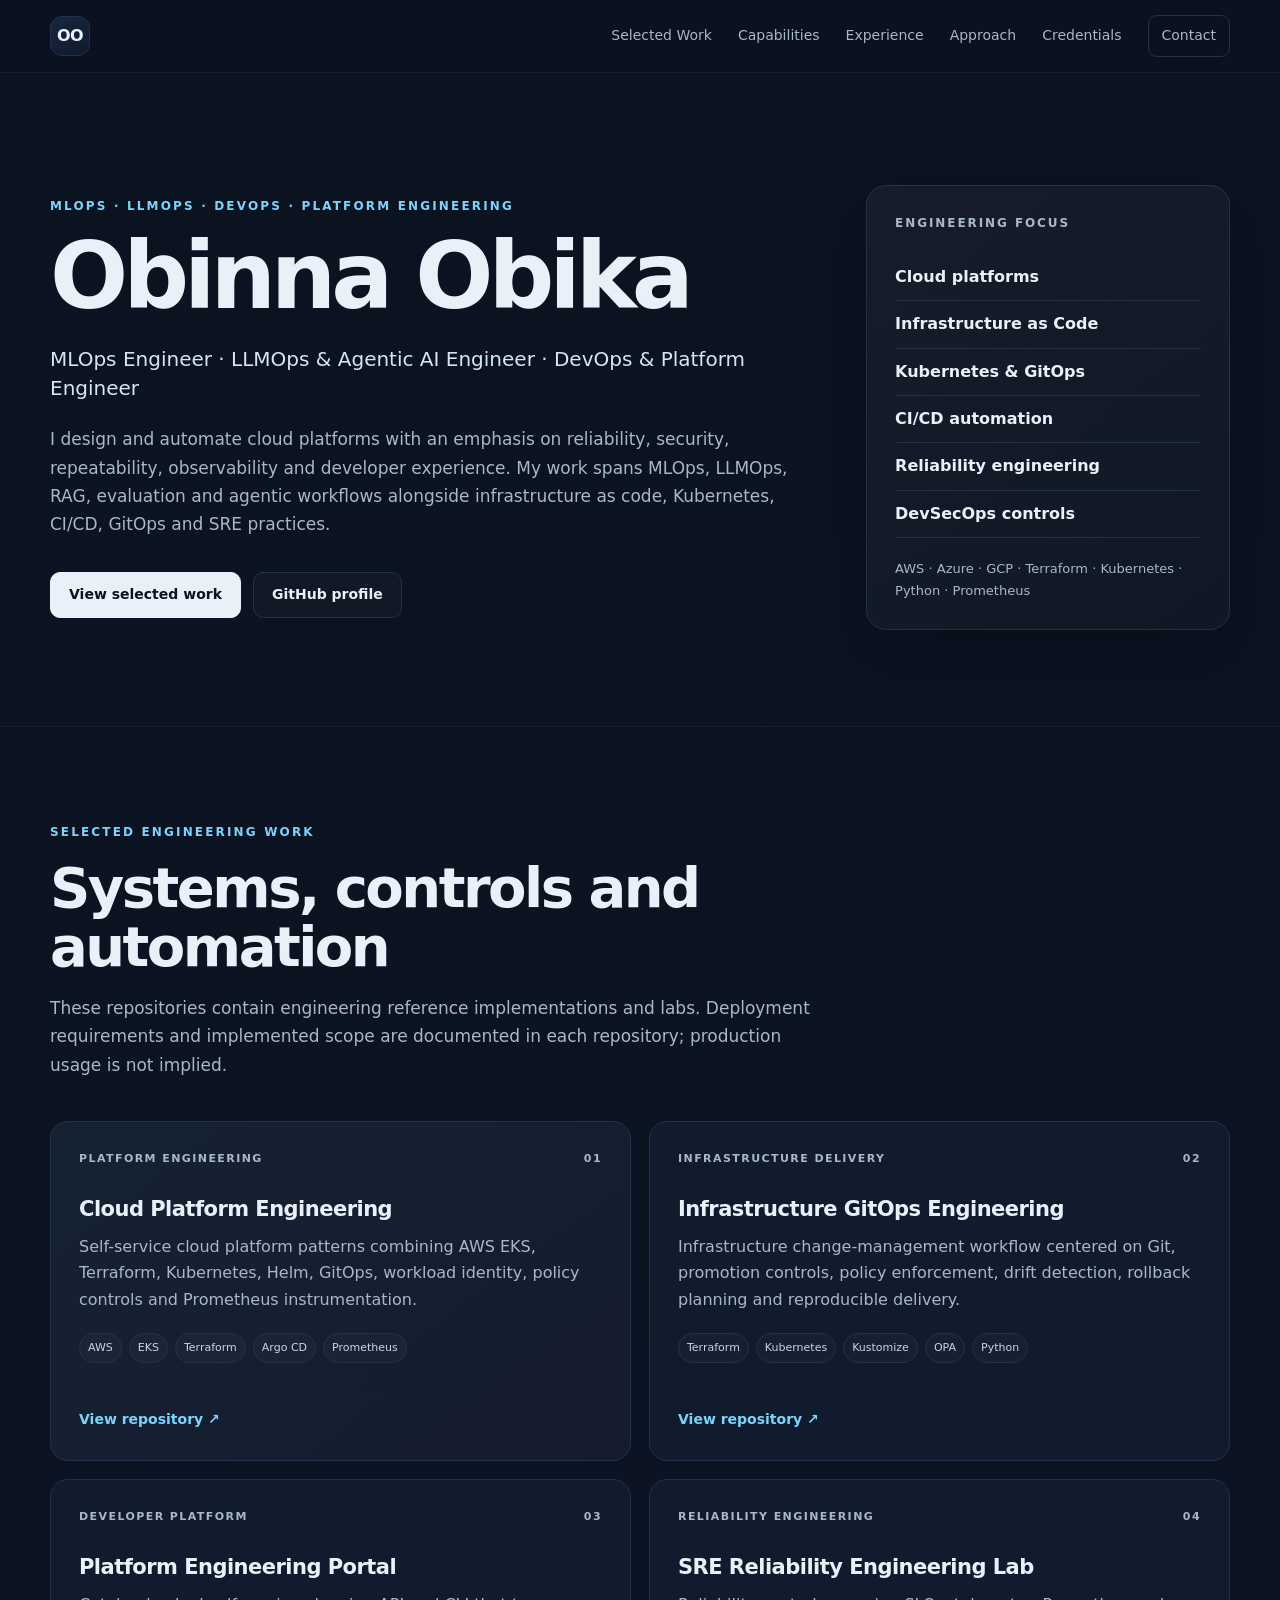
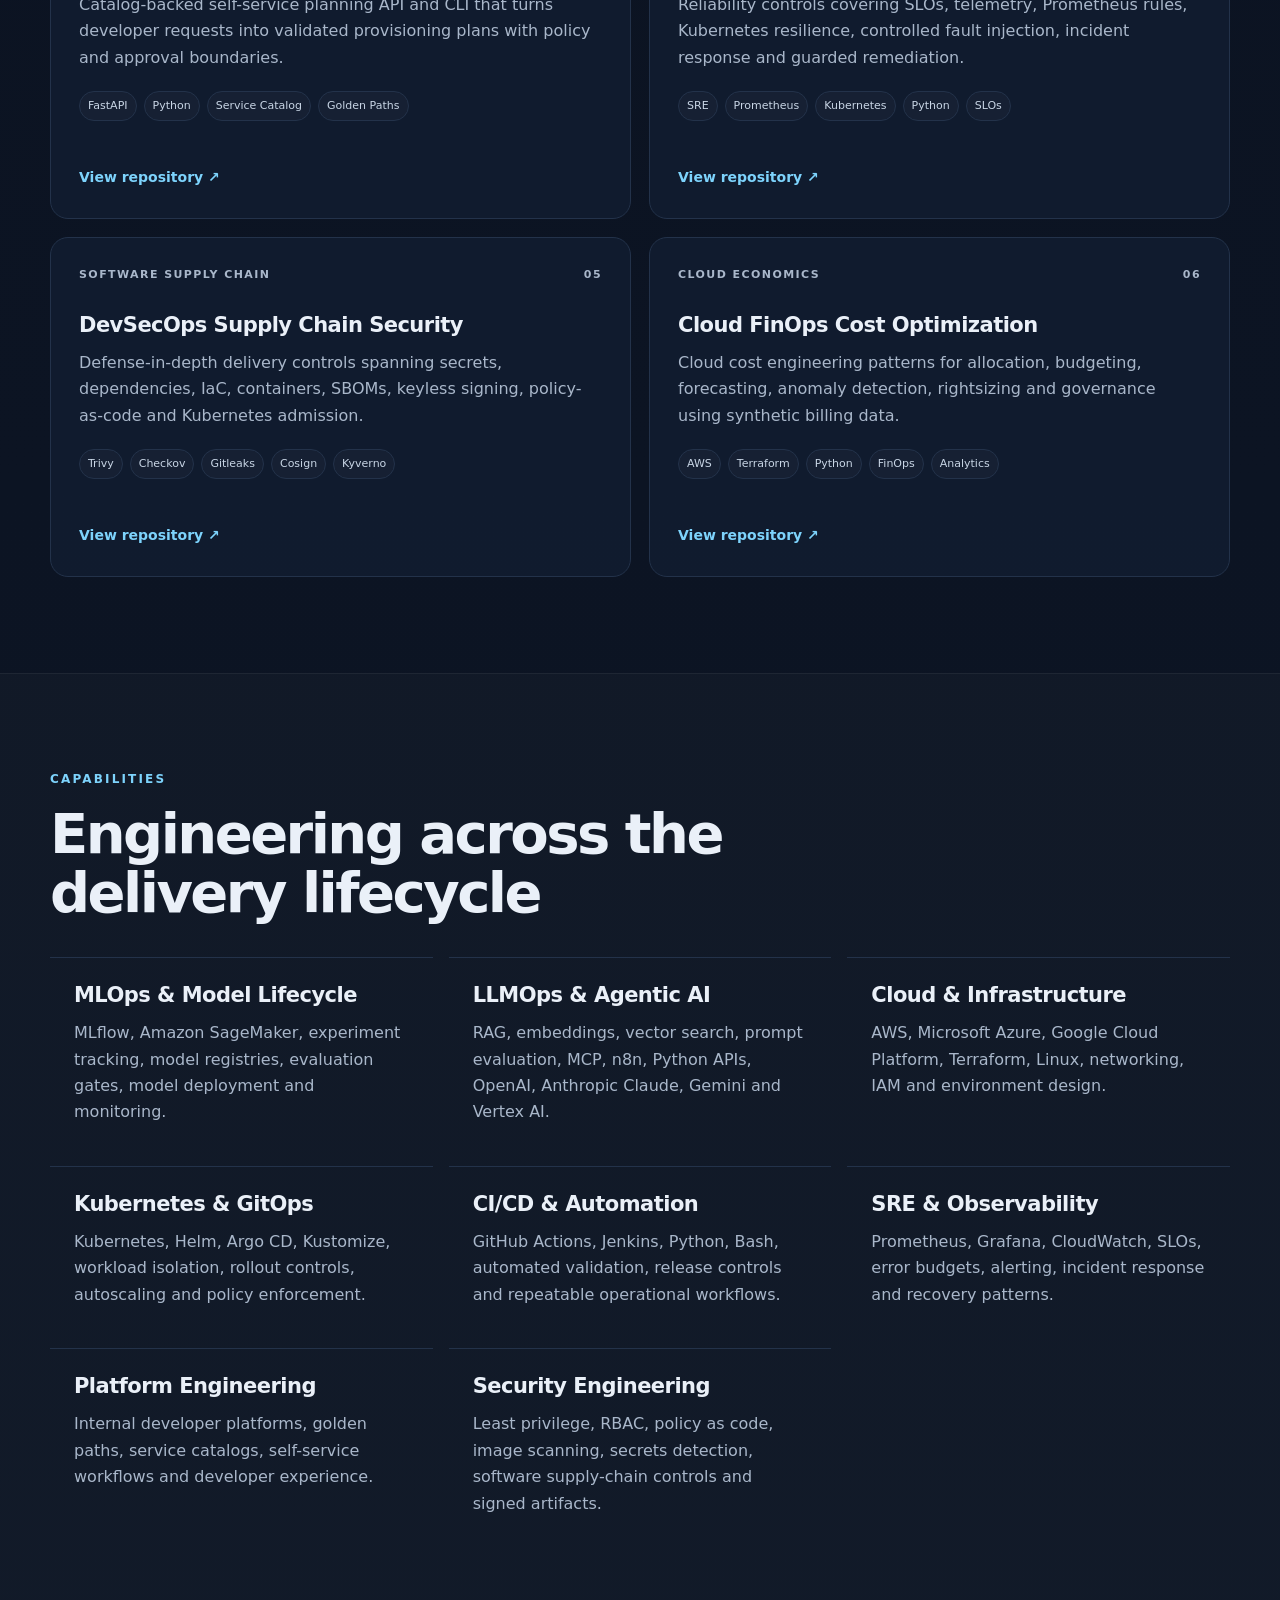
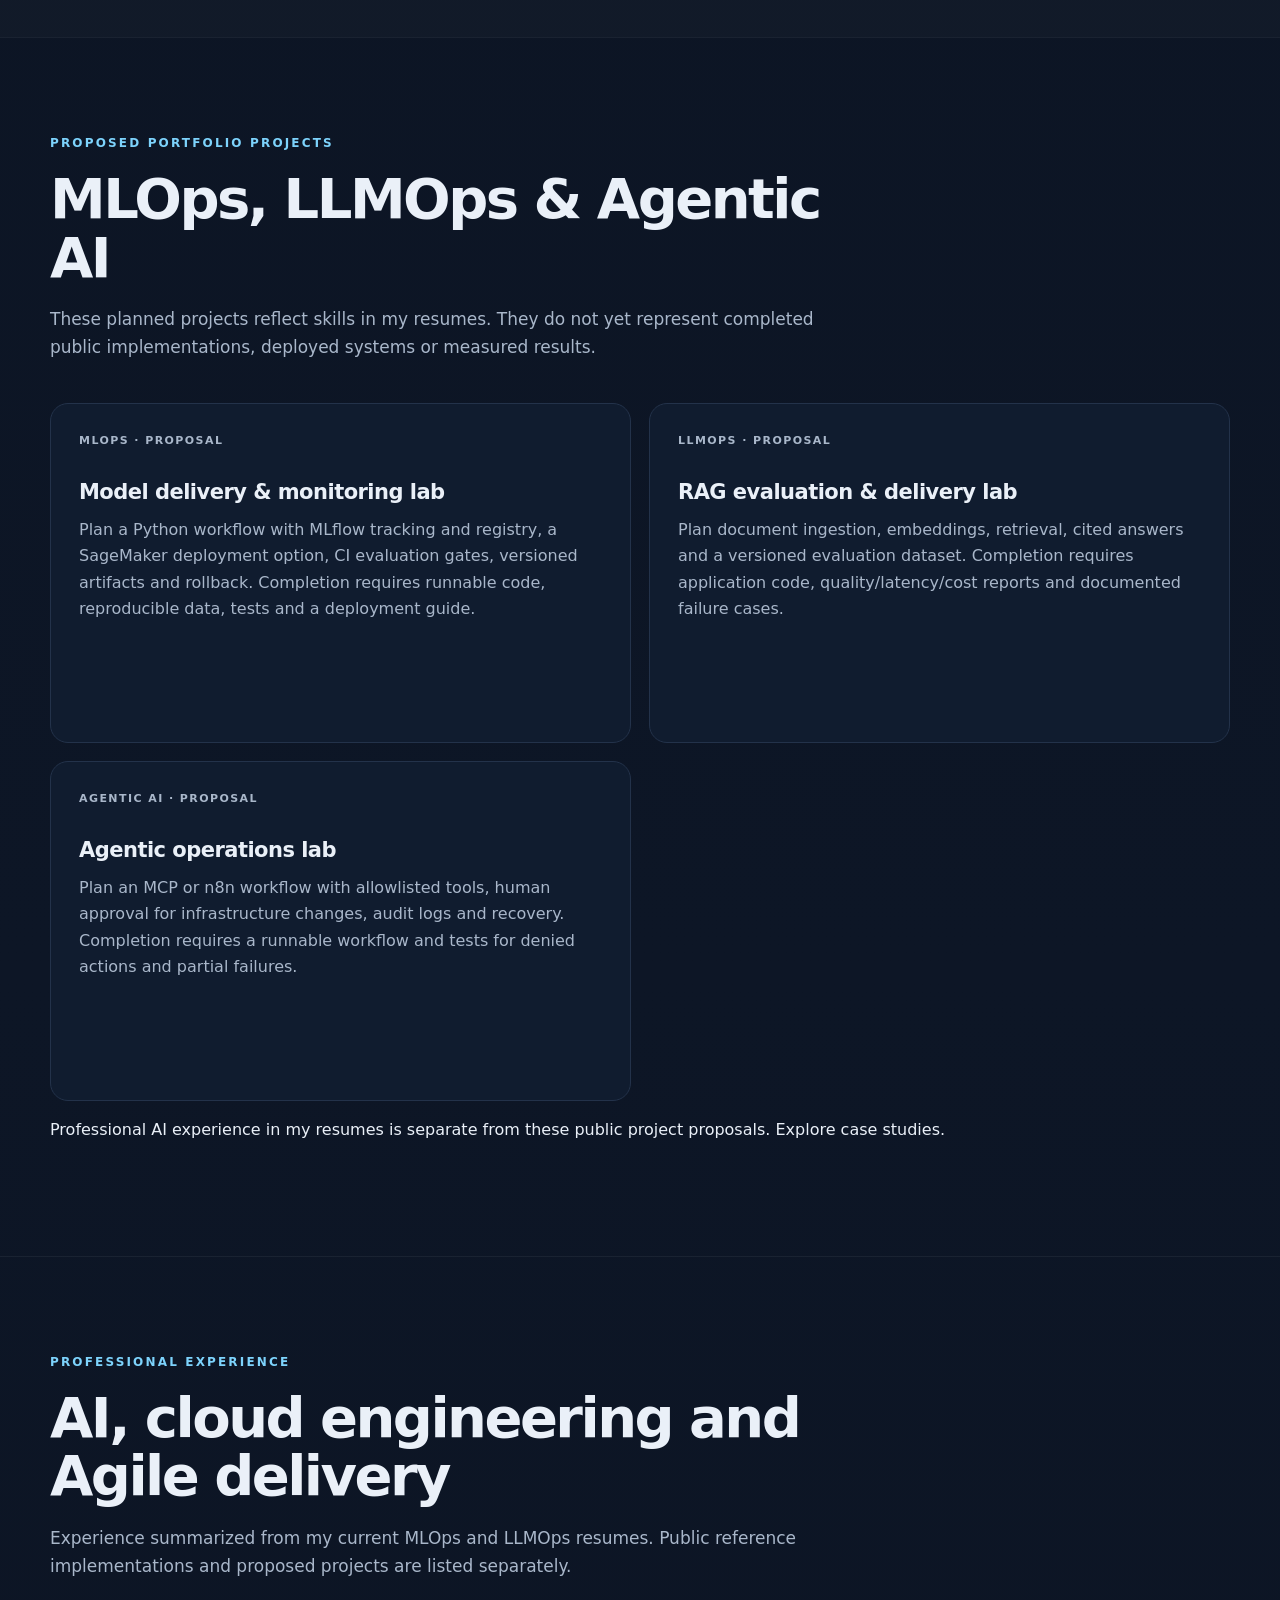
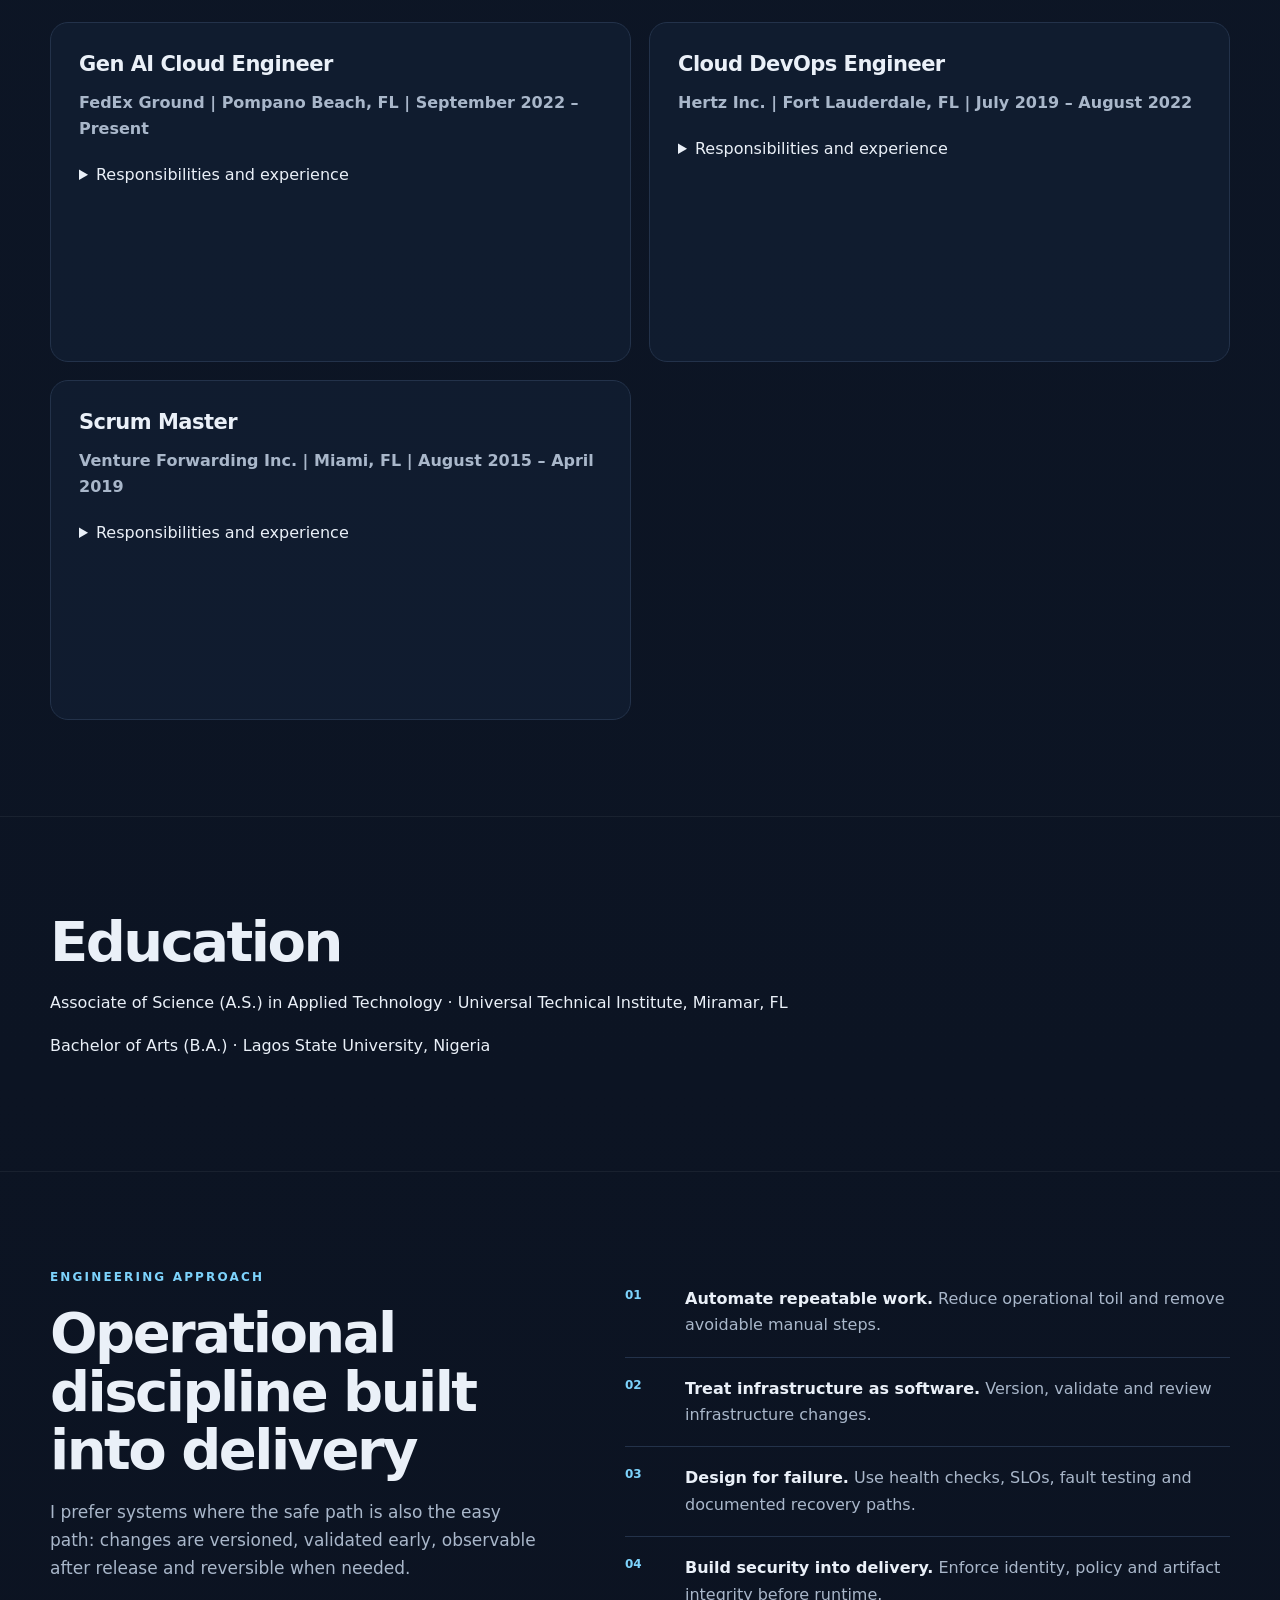
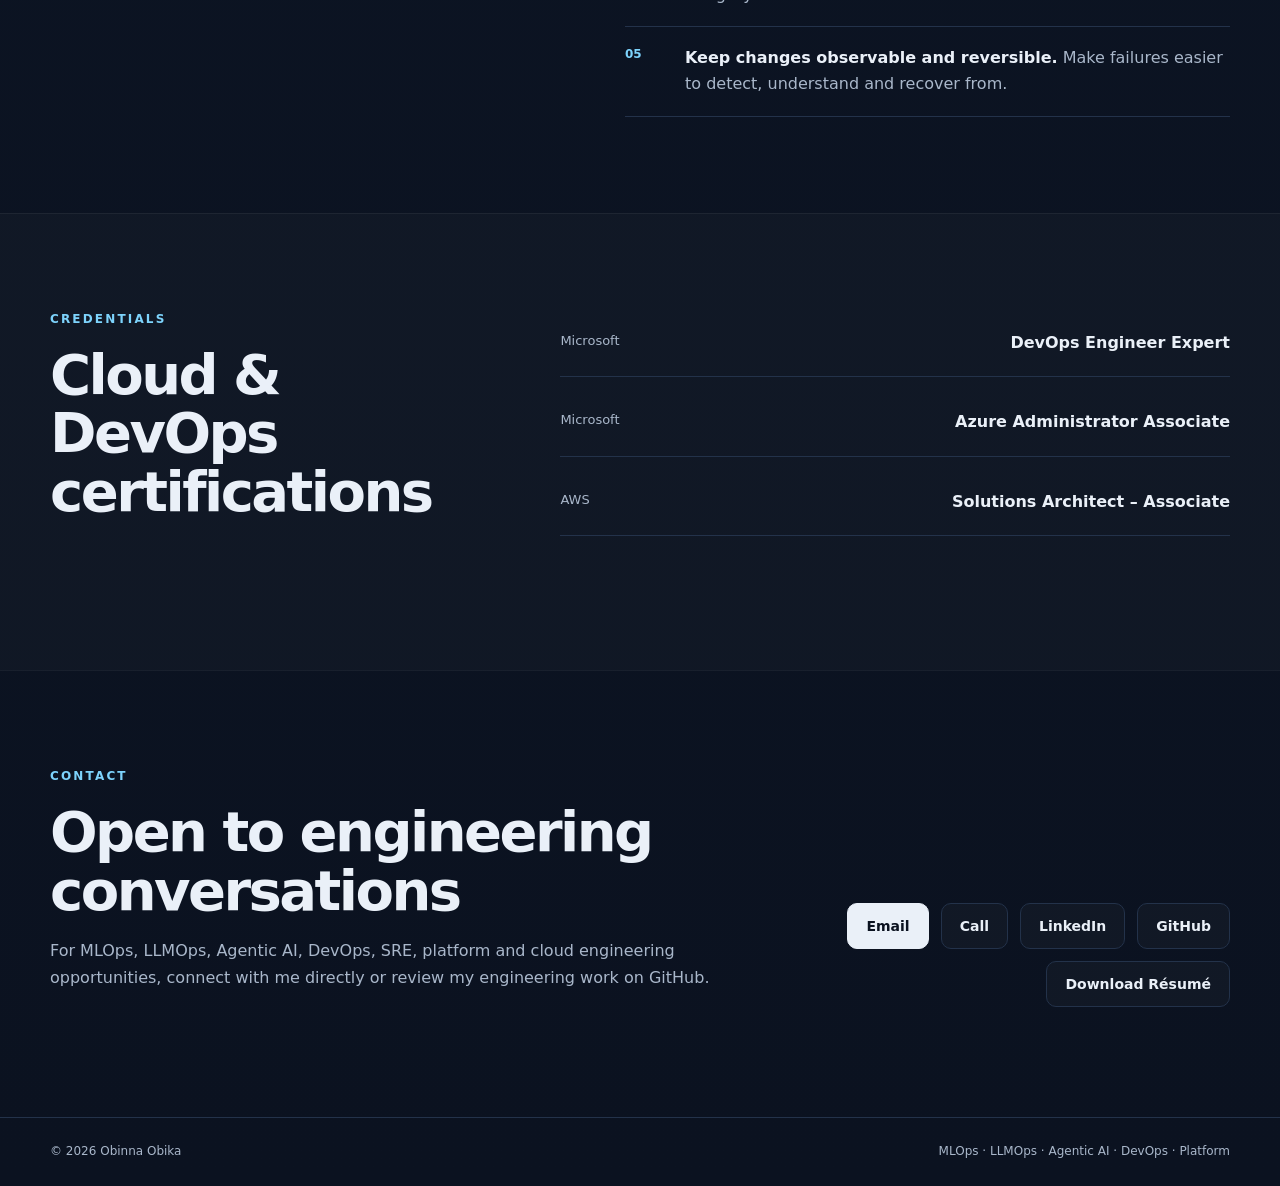
<file: index.html>
<!doctype html>
<html lang="en">
<head>
  <meta charset="utf-8">
  <meta name="viewport" content="width=device-width, initial-scale=1">
  <meta name="description" content="Obinna Obika — MLOps, LLMOps, Agentic AI, DevOps and Platform Engineering portfolio.">
  <meta name="theme-color" content="#0b1220">
  <meta property="og:title" content="Obinna Obika | Engineering Portfolio">
  <meta property="og:description" content="MLOps, LLMOps and Agentic AI alongside DevOps, SRE and cloud platform engineering, with clearly scoped reference work and proposed AI projects.">
  <meta property="og:type" content="website">
  <title>Obinna Obika | Engineering Portfolio</title>
  <link rel="stylesheet" href="styles.css">
</head>
<body>
  <a class="skip-link" href="#main">Skip to content</a>
  <header class="site-header"><div class="container nav-wrap"><a class="brand" href="#top" aria-label="Obinna Obika home">OO</a><nav class="nav" aria-label="Primary navigation"><a href="#work">Selected Work</a><a href="#capabilities">Capabilities</a><a href="#experience">Experience</a><a href="#principles">Approach</a><a href="#credentials">Credentials</a><a class="nav-cta" href="#contact">Contact</a></nav></div></header>
  <main id="main">
    <section class="hero" id="top"><div class="container hero-grid"><div><p class="eyebrow">MLOps · LLMOps · DevOps · Platform Engineering</p><h1>Obinna Obika</h1><p class="role-line">MLOps Engineer · LLMOps &amp; Agentic AI Engineer · DevOps &amp; Platform Engineer</p><p class="hero-copy">I design and automate cloud platforms with an emphasis on reliability, security, repeatability, observability and developer experience. My work spans MLOps, LLMOps, RAG, evaluation and agentic workflows alongside infrastructure as code, Kubernetes, CI/CD, GitOps and SRE practices.</p><div class="hero-actions"><a class="button primary" href="#work">View selected work</a><a class="button secondary" href="https://github.com/obinna-obika-devops" target="_blank" rel="noopener noreferrer">GitHub profile</a></div></div><aside class="focus-card" aria-label="Engineering focus"><p class="card-kicker">Engineering focus</p><div class="focus-list"><span>Cloud platforms</span><span>Infrastructure as Code</span><span>Kubernetes &amp; GitOps</span><span>CI/CD automation</span><span>Reliability engineering</span><span>DevSecOps controls</span></div><p class="focus-note">AWS · Azure · GCP · Terraform · Kubernetes · Python · Prometheus</p></aside></div></section>
    <section class="section" id="work"><div class="container"><div class="section-heading"><p class="eyebrow">Selected engineering work</p><h2>Systems, controls and automation</h2><p>These repositories contain engineering reference implementations and labs. Deployment requirements and implemented scope are documented in each repository; production usage is not implied.</p></div><div class="project-grid">
      <article class="project-card featured"><div class="project-topline"><span>Platform Engineering</span><span>01</span></div><h3>Cloud Platform Engineering</h3><p>Self-service cloud platform patterns combining AWS EKS, Terraform, Kubernetes, Helm, GitOps, workload identity, policy controls and Prometheus instrumentation.</p><div class="tags"><span>AWS</span><span>EKS</span><span>Terraform</span><span>Argo CD</span><span>Prometheus</span></div><a href="https://github.com/obinna-obika-devops/cloud-platform-engineering" target="_blank" rel="noopener noreferrer">View repository <span aria-hidden="true">↗</span></a></article>
      <article class="project-card"><div class="project-topline"><span>Infrastructure Delivery</span><span>02</span></div><h3>Infrastructure GitOps Engineering</h3><p>Infrastructure change-management workflow centered on Git, promotion controls, policy enforcement, drift detection, rollback planning and reproducible delivery.</p><div class="tags"><span>Terraform</span><span>Kubernetes</span><span>Kustomize</span><span>OPA</span><span>Python</span></div><a href="https://github.com/obinna-obika-devops/infrastructure-gitops-engineering" target="_blank" rel="noopener noreferrer">View repository <span aria-hidden="true">↗</span></a></article>
      <article class="project-card"><div class="project-topline"><span>Developer Platform</span><span>03</span></div><h3>Platform Engineering Portal</h3><p>Catalog-backed self-service planning API and CLI that turns developer requests into validated provisioning plans with policy and approval boundaries.</p><div class="tags"><span>FastAPI</span><span>Python</span><span>Service Catalog</span><span>Golden Paths</span></div><a href="https://github.com/obinna-obika-devops/platform-engineering-portal" target="_blank" rel="noopener noreferrer">View repository <span aria-hidden="true">↗</span></a></article>
      <article class="project-card"><div class="project-topline"><span>Reliability Engineering</span><span>04</span></div><h3>SRE Reliability Engineering Lab</h3><p>Reliability controls covering SLOs, telemetry, Prometheus rules, Kubernetes resilience, controlled fault injection, incident response and guarded remediation.</p><div class="tags"><span>SRE</span><span>Prometheus</span><span>Kubernetes</span><span>Python</span><span>SLOs</span></div><a href="https://github.com/obinna-obika-devops/sre-reliability-engineering-lab" target="_blank" rel="noopener noreferrer">View repository <span aria-hidden="true">↗</span></a></article>
      <article class="project-card"><div class="project-topline"><span>Software Supply Chain</span><span>05</span></div><h3>DevSecOps Supply Chain Security</h3><p>Defense-in-depth delivery controls spanning secrets, dependencies, IaC, containers, SBOMs, keyless signing, policy-as-code and Kubernetes admission.</p><div class="tags"><span>Trivy</span><span>Checkov</span><span>Gitleaks</span><span>Cosign</span><span>Kyverno</span></div><a href="https://github.com/obinna-obika-devops/devsecops-supply-chain-security" target="_blank" rel="noopener noreferrer">View repository <span aria-hidden="true">↗</span></a></article>
      <article class="project-card"><div class="project-topline"><span>Cloud Economics</span><span>06</span></div><h3>Cloud FinOps Cost Optimization</h3><p>Cloud cost engineering patterns for allocation, budgeting, forecasting, anomaly detection, rightsizing and governance using synthetic billing data.</p><div class="tags"><span>AWS</span><span>Terraform</span><span>Python</span><span>FinOps</span><span>Analytics</span></div><a href="https://github.com/obinna-obika-devops/cloud-finops-cost-optimization" target="_blank" rel="noopener noreferrer">View repository <span aria-hidden="true">↗</span></a></article>
    </div></div></section>
    <section class="section alt" id="capabilities"><div class="container"><div class="section-heading compact"><p class="eyebrow">Capabilities</p><h2>Engineering across the delivery lifecycle</h2></div><div class="capability-grid"><div><h3>MLOps &amp; Model Lifecycle</h3><p>MLflow, Amazon SageMaker, experiment tracking, model registries, evaluation gates, model deployment and monitoring.</p></div><div><h3>LLMOps &amp; Agentic AI</h3><p>RAG, embeddings, vector search, prompt evaluation, MCP, n8n, Python APIs, OpenAI, Anthropic Claude, Gemini and Vertex AI.</p></div><div><h3>Cloud &amp; Infrastructure</h3><p>AWS, Microsoft Azure, Google Cloud Platform, Terraform, Linux, networking, IAM and environment design.</p></div><div><h3>Kubernetes &amp; GitOps</h3><p>Kubernetes, Helm, Argo CD, Kustomize, workload isolation, rollout controls, autoscaling and policy enforcement.</p></div><div><h3>CI/CD &amp; Automation</h3><p>GitHub Actions, Jenkins, Python, Bash, automated validation, release controls and repeatable operational workflows.</p></div><div><h3>SRE &amp; Observability</h3><p>Prometheus, Grafana, CloudWatch, SLOs, error budgets, alerting, incident response and recovery patterns.</p></div><div><h3>Platform Engineering</h3><p>Internal developer platforms, golden paths, service catalogs, self-service workflows and developer experience.</p></div><div><h3>Security Engineering</h3><p>Least privilege, RBAC, policy as code, image scanning, secrets detection, software supply-chain controls and signed artifacts.</p></div></div></div></section>
<section class="section" id="ai-roadmap"><div class="container"><div class="section-heading"><p class="eyebrow">Proposed portfolio projects</p><h2>MLOps, LLMOps &amp; Agentic AI</h2><p>These planned projects reflect skills in my resumes. They do not yet represent completed public implementations, deployed systems or measured results.</p></div><div class="project-grid"><article class="project-card"><div class="project-topline"><span>MLOps · Proposal</span></div><h3>Model delivery &amp; monitoring lab</h3><p>Plan a Python workflow with MLflow tracking and registry, a SageMaker deployment option, CI evaluation gates, versioned artifacts and rollback. Completion requires runnable code, reproducible data, tests and a deployment guide.</p></article><article class="project-card"><div class="project-topline"><span>LLMOps · Proposal</span></div><h3>RAG evaluation &amp; delivery lab</h3><p>Plan document ingestion, embeddings, retrieval, cited answers and a versioned evaluation dataset. Completion requires application code, quality/latency/cost reports and documented failure cases.</p></article><article class="project-card"><div class="project-topline"><span>Agentic AI · Proposal</span></div><h3>Agentic operations lab</h3><p>Plan an MCP or n8n workflow with allowlisted tools, human approval for infrastructure changes, audit logs and recovery. Completion requires a runnable workflow and tests for denied actions and partial failures.</p></article></div><p>Professional AI experience in my resumes is separate from these public project proposals. <a href="https://case-studies.bilolomedia.com">Explore case studies</a>.</p></div></section>
<section class="section" id="experience"><div class="container"><div class="section-heading"><p class="eyebrow">Professional experience</p><h2>AI, cloud engineering and Agile delivery</h2><p>Experience summarized from my current MLOps and LLMOps resumes. Public reference implementations and proposed projects are listed separately.</p></div><div class="project-grid"><article class="project-card"><h3>Gen AI Cloud Engineer</h3><p><strong>FedEx Ground | Pompano Beach, FL | September 2022 – Present</strong></p><details><summary>Responsibilities and experience</summary><ul><li>Designed and implemented end-to-end MLOps and LLMOps pipelines integrating model development, automated testing, evaluation, deployment, monitoring, and lifecycle management across cloud environments.</li><li>Integrated MLOps tools such as MLflow and Amazon SageMaker to support experiment tracking, model versioning, model registry management, and controlled deployment workflows.</li><li>Designed, developed, and deployed Generative AI and Large Language Model (LLM) applications using Python, OpenAI, Anthropic Claude, Google Gemini, AWS, and Google Vertex AI to automate enterprise workflows and support AI-driven business solutions.</li><li>Designed and maintained automated CI/CD pipelines for AI/ML applications using GitHub Actions, Azure DevOps, Jenkins, and Terraform, integrating code validation, container builds, model evaluation, and production deployment.</li><li>Containerized and deployed AI/ML applications using Docker, Kubernetes, Azure Kubernetes Service (AKS), and Amazon EKS, supporting scalable model inference, workload orchestration, and high availability.</li><li>Developed Retrieval-Augmented Generation (RAG) solutions using document ingestion, text chunking, embeddings, vector databases, semantic search, and retrieval pipelines to improve enterprise knowledge retrieval and contextual AI responses.</li><li>Implemented prompt engineering, model evaluation, and automated testing frameworks to assess LLM response accuracy, relevance, latency, reliability, and cost before production deployment.</li><li>Developed Python-based AI services and REST APIs to support model inference, data processing, LLM orchestration, application integration, and automated operational workflows.</li><li>Developed observability and monitoring solutions using Prometheus, Grafana, Loki, Azure Monitor, and AWS CloudWatch to track model inference latency, API performance, application errors, resource utilization, and infrastructure health.</li><li>Built AI agents and agentic workflows using Model Context Protocol (MCP), n8n, function calling, and REST APIs to automate multi-step engineering and operational processes.</li><li>Automated cloud infrastructure provisioning and configuration using Terraform, Azure Bicep, and Infrastructure as Code (IaC) to establish reproducible development, testing, staging, and production environments.</li><li>Implemented GitOps-based deployment workflows using Argo CD and Helm to manage Kubernetes application releases, configuration updates, and rollback procedures.</li><li>Designed and managed cloud infrastructure across AWS, Microsoft Azure, and Google Cloud Platform (GCP), supporting AI application hosting, data processing, model inference, and enterprise cloud workloads.</li><li>Implemented secure AI/ML infrastructure using AWS IAM, Azure RBAC, Azure Key Vault, AWS Secrets Manager, private networking, and least-privilege access controls to protect model endpoints, credentials, and application data.</li><li>Applied Site Reliability Engineering (SRE) principles to AI/ML platforms, including proactive alerting, incident response, root cause analysis, autoscaling, capacity planning, and service reliability improvements.</li><li>Troubleshot production issues involving LLM applications, RAG retrieval pipelines, model-serving APIs, Kubernetes workloads, cloud networking, IAM permissions, and CI/CD deployment failures.</li><li>Collaborated with data scientists, AI engineers, software developers, and cloud infrastructure teams to streamline model deployment, improve platform reliability, and establish standardized MLOps and DevOps practices.</li></ul></details></article><article class="project-card"><h3>Cloud DevOps Engineer</h3><p><strong>Hertz Inc. | Fort Lauderdale, FL | July 2019 – August 2022</strong></p><details><summary>Responsibilities and experience</summary><ul><li>Designed, deployed, and maintained scalable AWS and Microsoft Azure cloud infrastructure to support enterprise applications, development environments, and production workloads.</li><li>Built and maintained CI/CD pipelines using Jenkins, Azure DevOps, Git, and GitHub to automate application builds, testing, deployments, and release management.</li><li>Automated cloud infrastructure provisioning and configuration management using Terraform and Infrastructure as Code (IaC), improving deployment consistency and reducing manual intervention.</li><li>Developed Python and Bash automation scripts for infrastructure provisioning, system health checks, configuration validation, deployment operations, and routine maintenance.</li><li>Supported containerized application deployments using Docker and Kubernetes, assisting with application scalability, workload orchestration, and deployment reliability.</li><li>Designed and maintained secure hybrid cloud connectivity using Site-to-Site VPN, Azure ExpressRoute, and AWS Direct Connect, supporting enterprise cloud migration and integration initiatives.</li><li>Configured and managed cloud networking components, including AWS VPCs, Azure Virtual Networks, subnets, routing tables, security groups, load balancers, and DNS services.</li><li>Implemented infrastructure and application monitoring using Grafana, Nagios, and cloud-native monitoring tools to track system availability, application performance, and infrastructure utilization.</li><li>Supported DevOps release management processes, including deployment validation, environment configuration, troubleshooting, and rollback procedures.</li><li>Implemented cloud security practices using AWS IAM, Azure RBAC, access controls, and secure configuration management to protect infrastructure and applications.</li><li>Participated in production incident response, root cause analysis, backup and recovery operations, and infrastructure troubleshooting to improve service reliability.</li><li>Developed technical documentation, operational runbooks, architecture diagrams, deployment procedures, and incident reports to support engineering operations and knowledge sharing.</li><li>Collaborated with software development, infrastructure, networking, and security teams to improve deployment automation, troubleshoot production issues, and maintain reliable cloud environments.</li></ul></details></article><article class="project-card"><h3>Scrum Master</h3><p><strong>Venture Forwarding Inc. | Miami, FL | August 2015 – April 2019</strong></p><details><summary>Responsibilities and experience</summary><ul><li>Facilitated Agile Scrum ceremonies, including Daily Stand-ups, Sprint Planning, Sprint Reviews, Sprint Retrospectives, and Backlog Refinement to support efficient software development and delivery.</li><li>Collaborated with software developers, DevOps engineers, QA teams, Product Owners, and stakeholders to coordinate application development, testing, infrastructure changes, and production releases.</li><li>Supported Agile software delivery and DevOps practices by coordinating CI/CD activities, deployment schedules, release planning, and cross-functional technical dependencies.</li><li>Managed sprint backlogs, user stories, acceptance criteria, and delivery priorities using Jira and Confluence to maintain alignment with business requirements and engineering objectives.</li><li>Monitored sprint velocity, burndown charts, cycle time, and delivery metrics to identify bottlenecks, improve workflow efficiency, and strengthen delivery predictability.</li><li>Facilitated collaboration between development, infrastructure, and operations teams to resolve technical blockers, manage dependencies, and improve application release readiness.</li><li>Promoted continuous integration, automated testing, and continuous delivery practices by helping engineering teams incorporate DevOps activities into Agile sprint planning.</li><li>Coordinated production release readiness, change management activities, risk assessments, and post-release reviews to support stable application deployments.</li><li>Conducted sprint retrospectives, identified process inefficiencies, and implemented continuous improvement initiatives to strengthen team productivity, software quality, and operational efficiency.</li><li>Maintained Agile project documentation, sprint reports, delivery dashboards, and stakeholder communications to ensure transparency, accountability, and consistent project execution.</li></ul></details></article></div></div></section><section class="section" id="education"><div class="container"><h2>Education</h2><p>Associate of Science (A.S.) in Applied Technology · Universal Technical Institute, Miramar, FL</p><p>Bachelor of Arts (B.A.) · Lagos State University, Nigeria</p></div></section>    <section class="section" id="principles"><div class="container split"><div class="section-heading compact"><p class="eyebrow">Engineering approach</p><h2>Operational discipline built into delivery</h2><p>I prefer systems where the safe path is also the easy path: changes are versioned, validated early, observable after release and reversible when needed.</p></div><div class="principles"><div><span>01</span><p><strong>Automate repeatable work.</strong> Reduce operational toil and remove avoidable manual steps.</p></div><div><span>02</span><p><strong>Treat infrastructure as software.</strong> Version, validate and review infrastructure changes.</p></div><div><span>03</span><p><strong>Design for failure.</strong> Use health checks, SLOs, fault testing and documented recovery paths.</p></div><div><span>04</span><p><strong>Build security into delivery.</strong> Enforce identity, policy and artifact integrity before runtime.</p></div><div><span>05</span><p><strong>Keep changes observable and reversible.</strong> Make failures easier to detect, understand and recover from.</p></div></div></div></section>
    <section class="section alt" id="credentials"><div class="container credentials-wrap"><div class="section-heading compact"><p class="eyebrow">Credentials</p><h2>Cloud &amp; DevOps certifications</h2></div><div class="credential-grid"><div class="credential"><span>Microsoft</span><strong>DevOps Engineer Expert</strong></div><div class="credential"><span>Microsoft</span><strong>Azure Administrator Associate</strong></div><div class="credential"><span>AWS</span><strong>Solutions Architect – Associate</strong></div></div></div></section>
    <section class="section contact" id="contact"><div class="container contact-grid"><div><p class="eyebrow">Contact</p><h2>Open to engineering conversations</h2><p>For MLOps, LLMOps, Agentic AI, DevOps, SRE, platform and cloud engineering opportunities, connect with me directly or review my engineering work on GitHub.</p></div><div class="contact-actions"><a class="button primary" href="mailto:bilolo74@gmail.com" aria-label="Email Obinna Obika">Email</a><a class="button secondary" href="tel:+13127710557" aria-label="Call Obinna Obika">Call</a><a class="button secondary" href="https://www.linkedin.com/in/obinna-obika-devops" target="_blank" rel="noopener noreferrer" aria-label="Obinna Obika on LinkedIn">LinkedIn</a><a class="button secondary" href="https://github.com/obinna-obika-devops" target="_blank" rel="noopener noreferrer" aria-label="Obinna Obika on GitHub">GitHub</a><a class="button secondary" href="Obinna-Obika-DevOps-Resume.pdf" download="Obinna-Obika-DevOps-Resume.pdf" aria-label="Download Obinna Obika DevOps resume">Download Résumé</a></div></div></section>
  </main>
  <footer><div class="container footer-wrap"><span>© <span id="year"></span> Obinna Obika</span><span>MLOps · LLMOps · Agentic AI · DevOps · Platform</span></div></footer>
  <script src="script.js"></script>
</body>
</html>
</file>
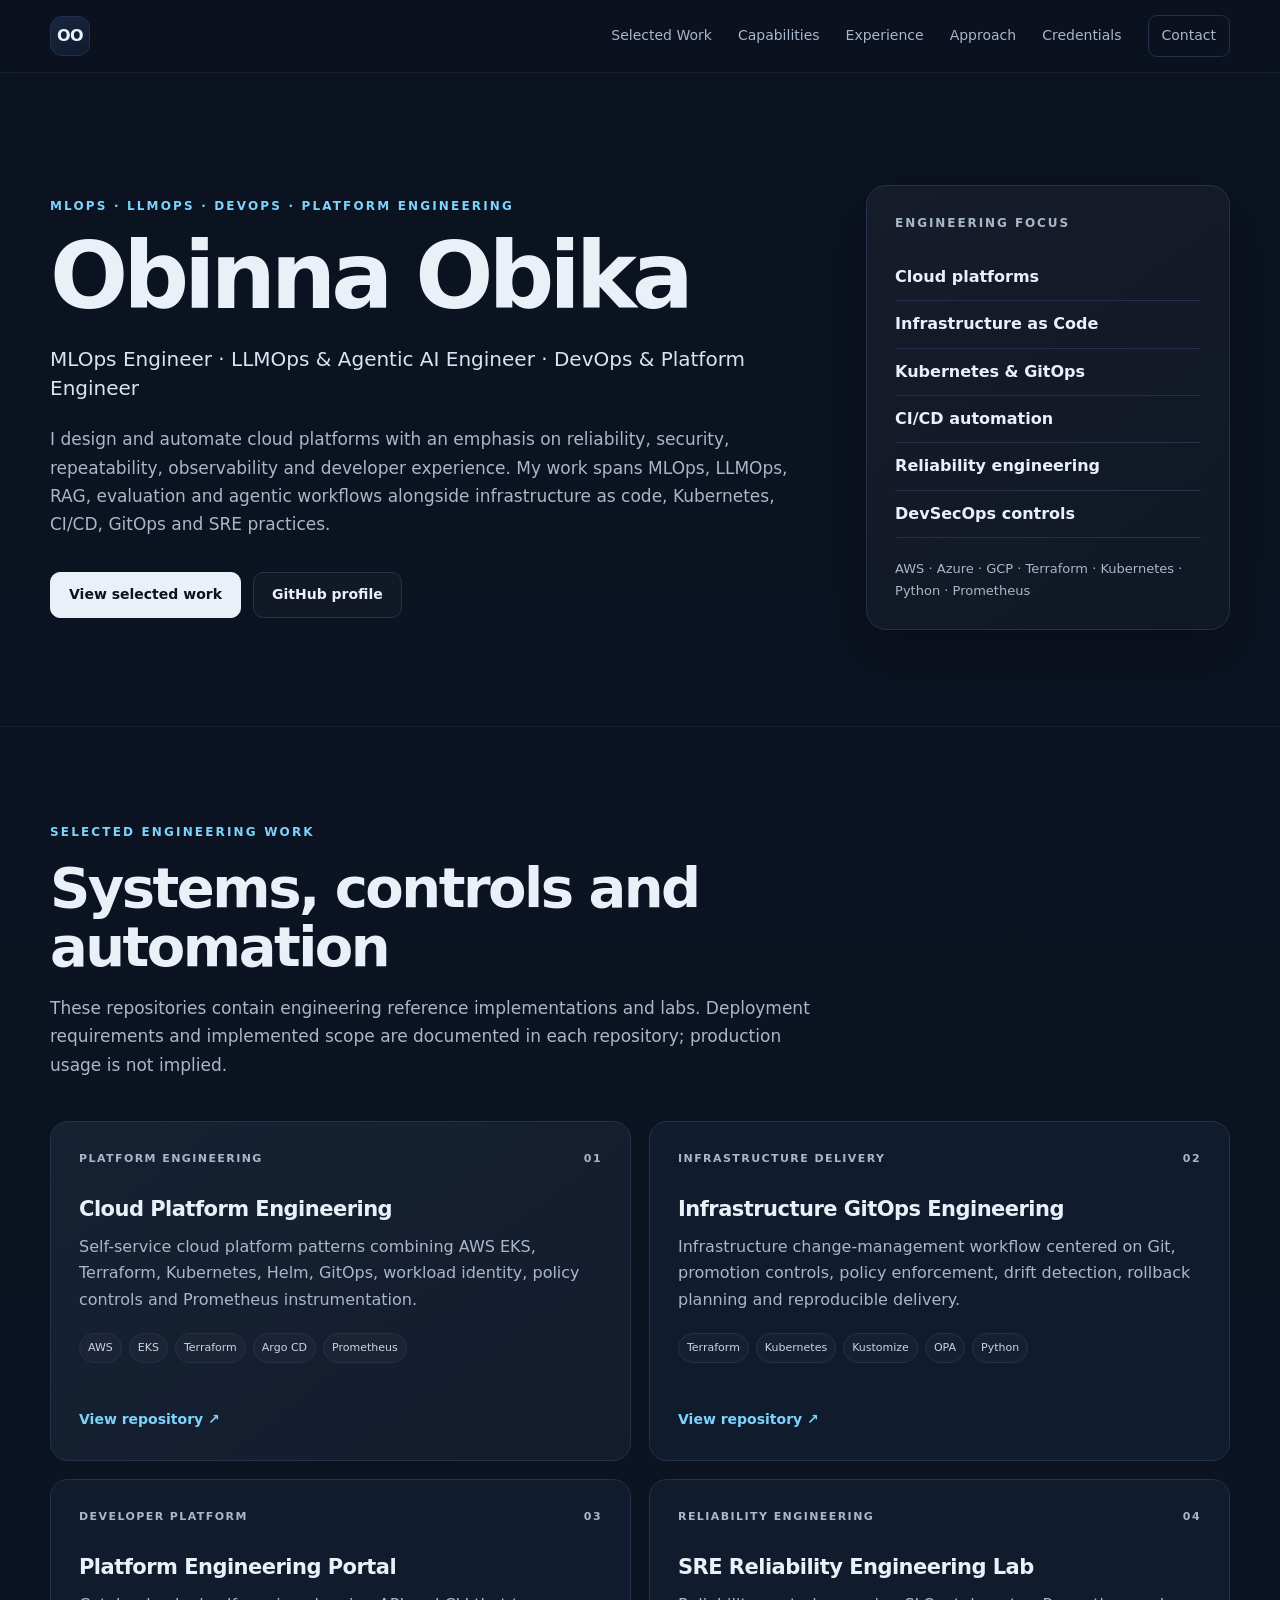
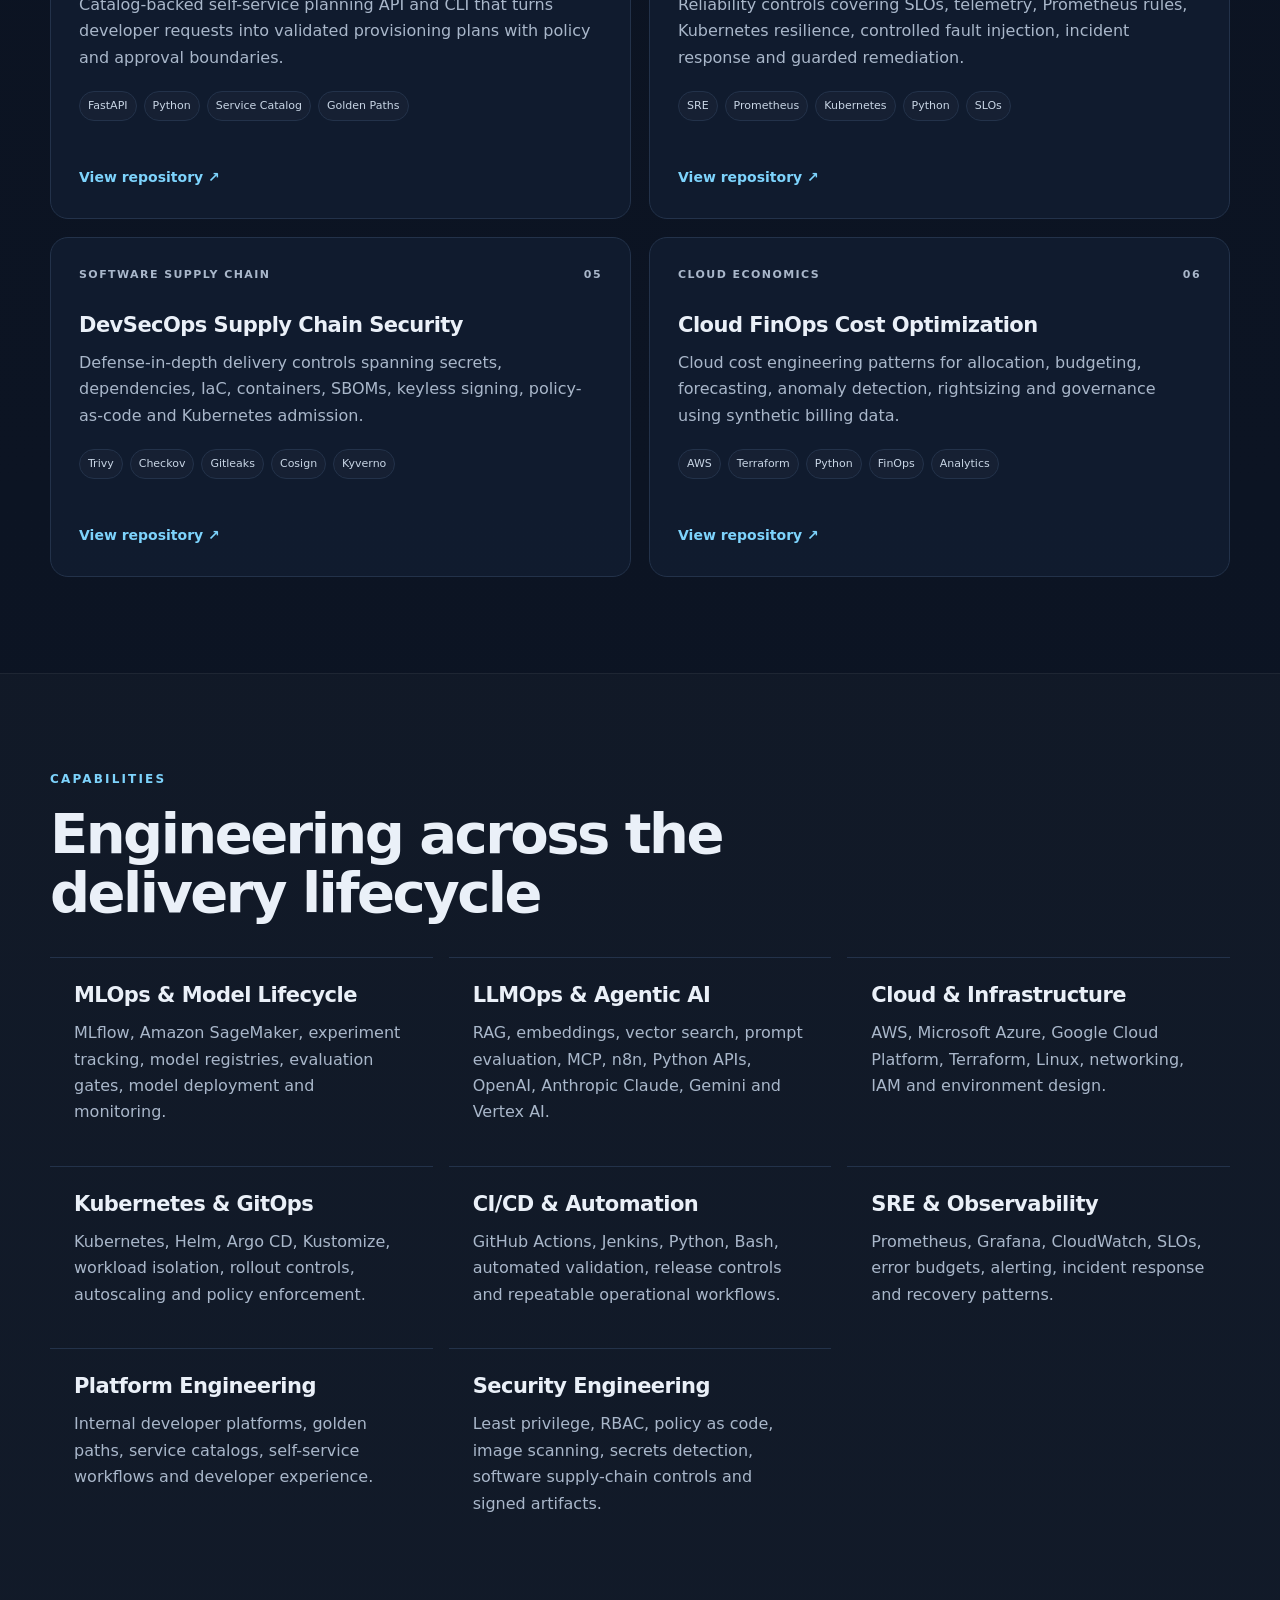
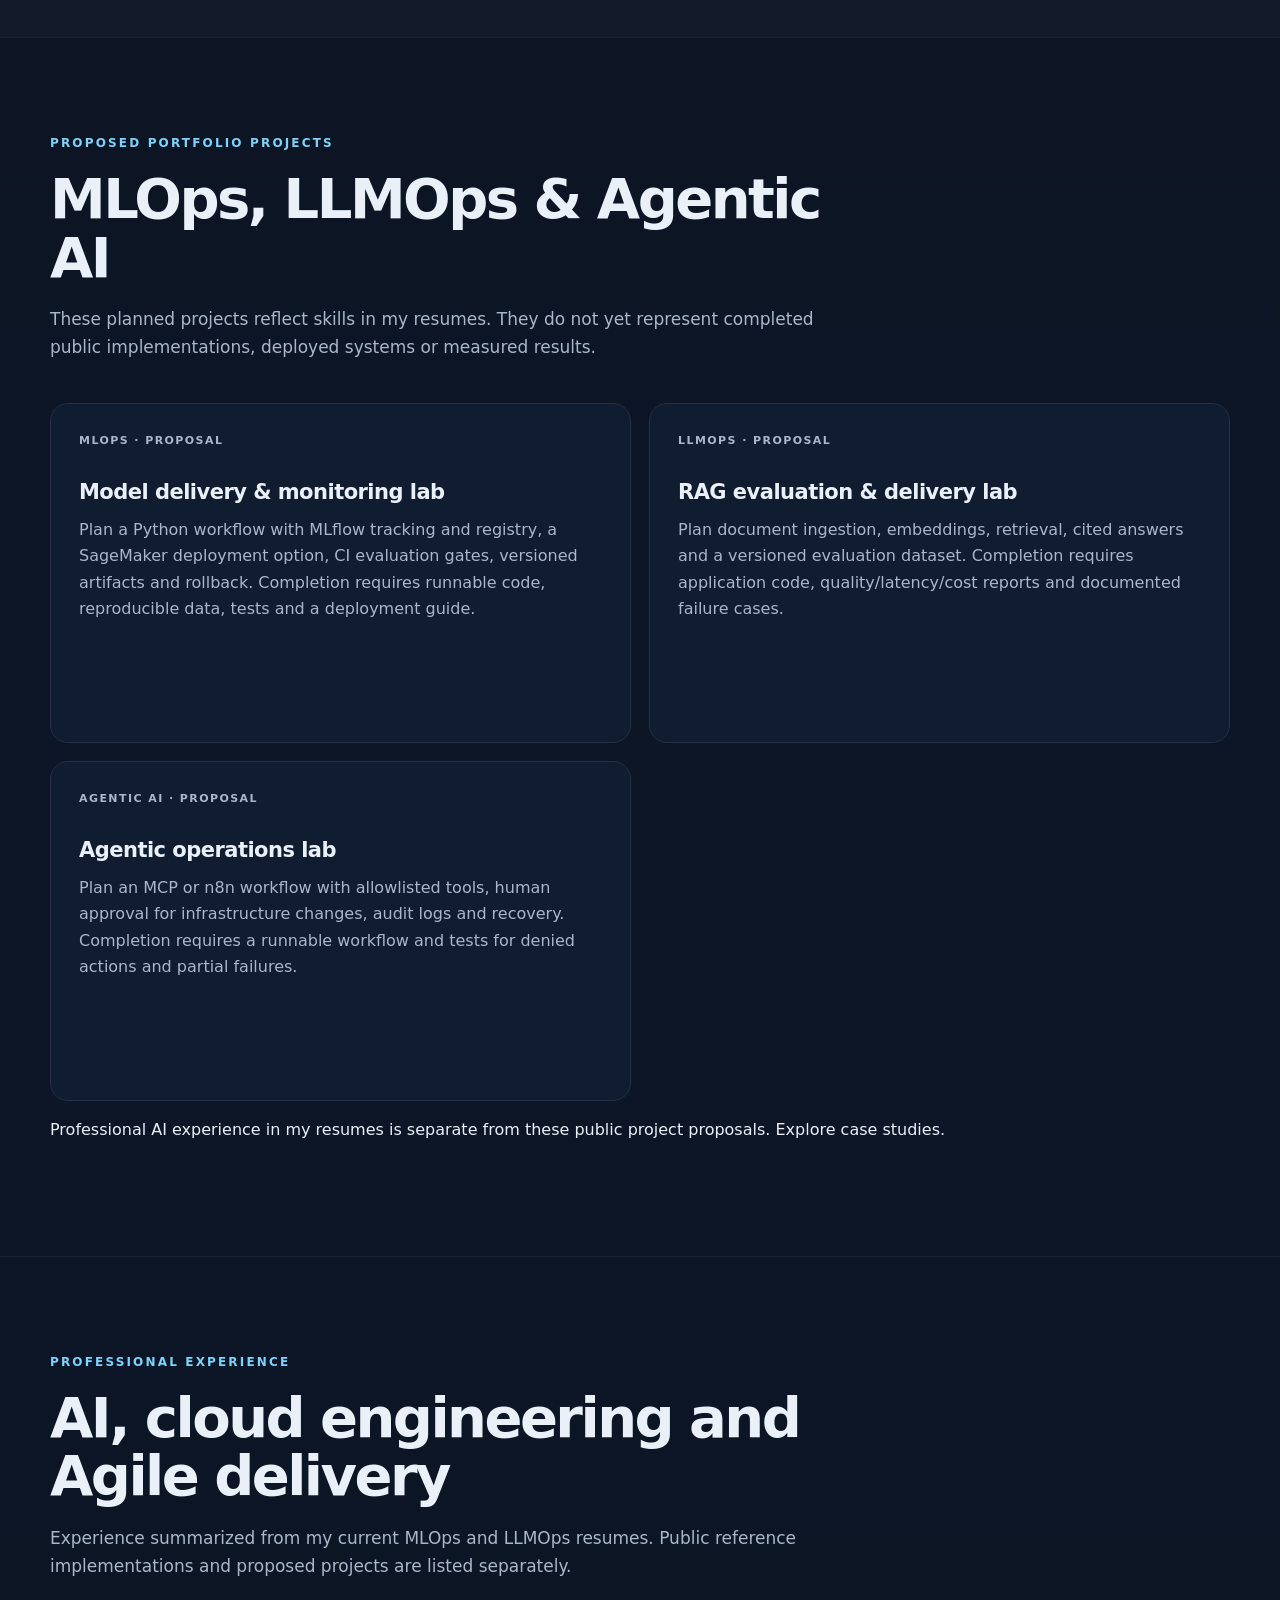
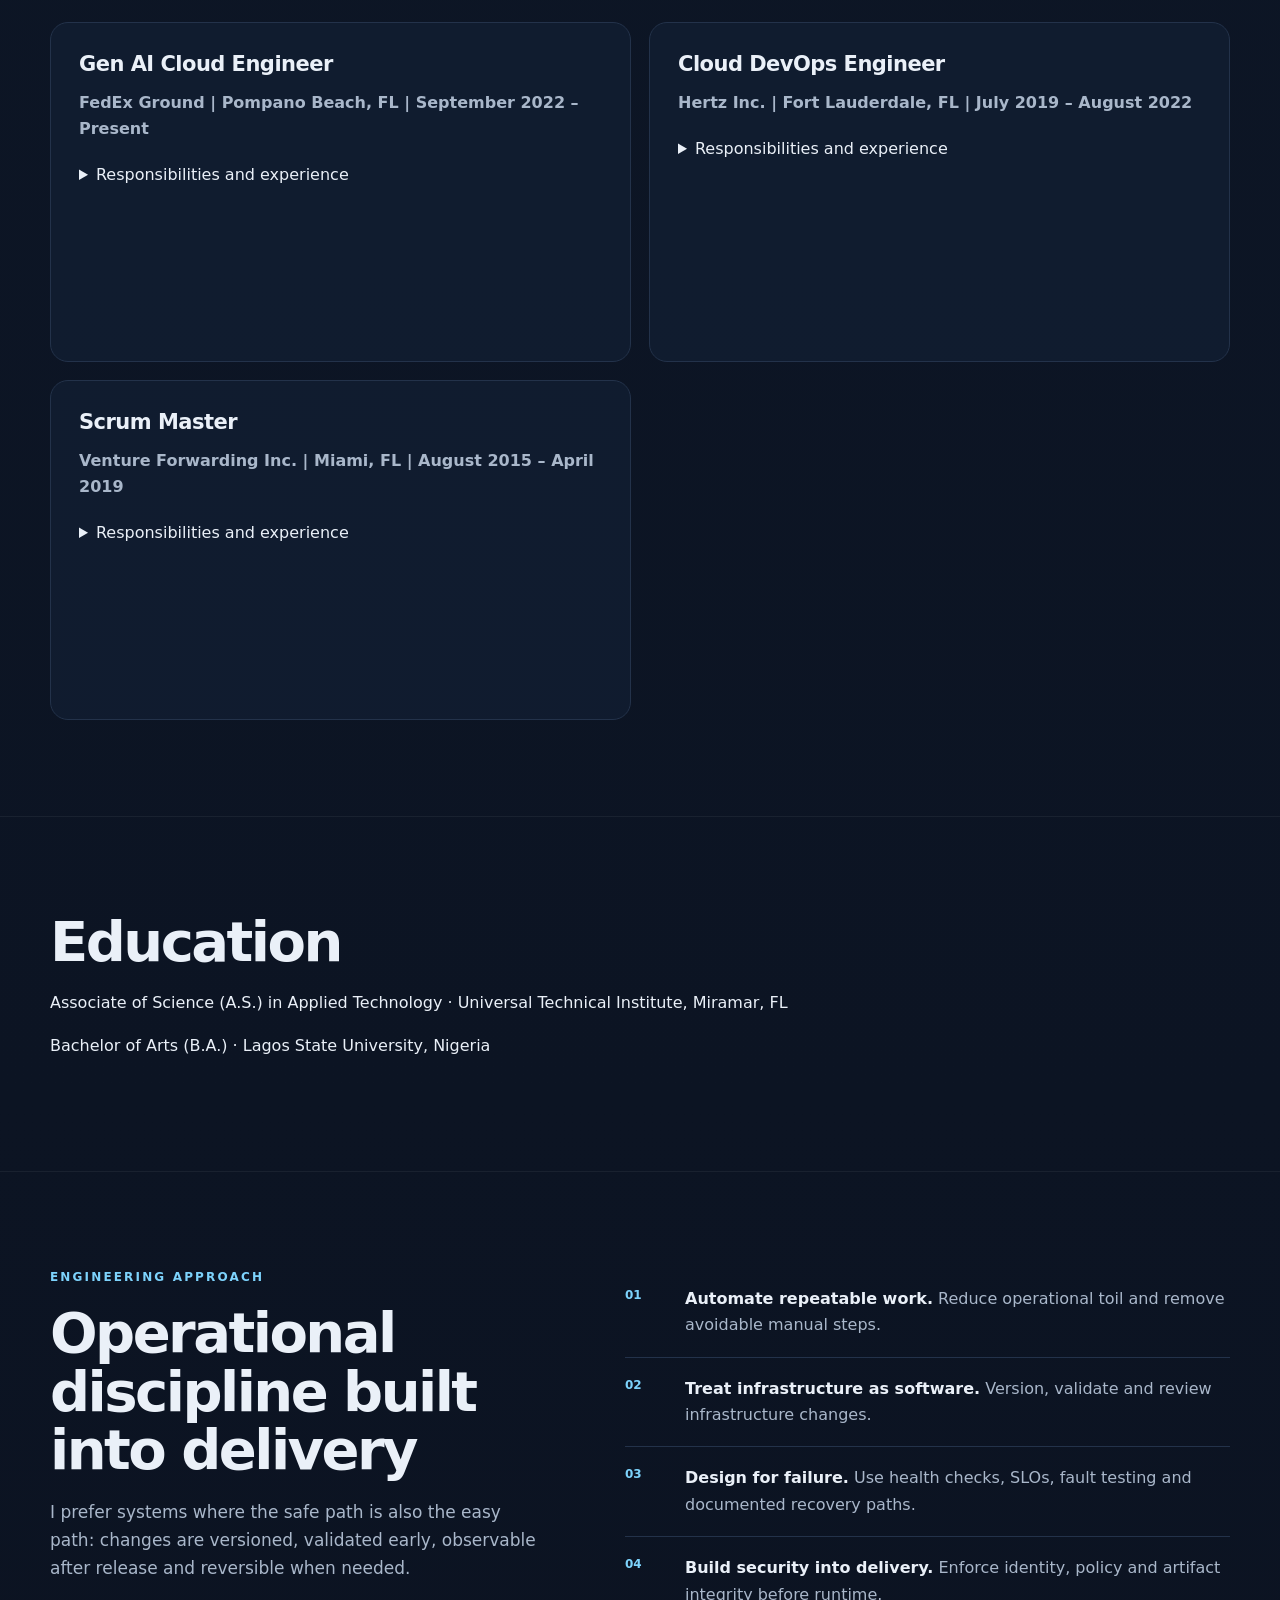
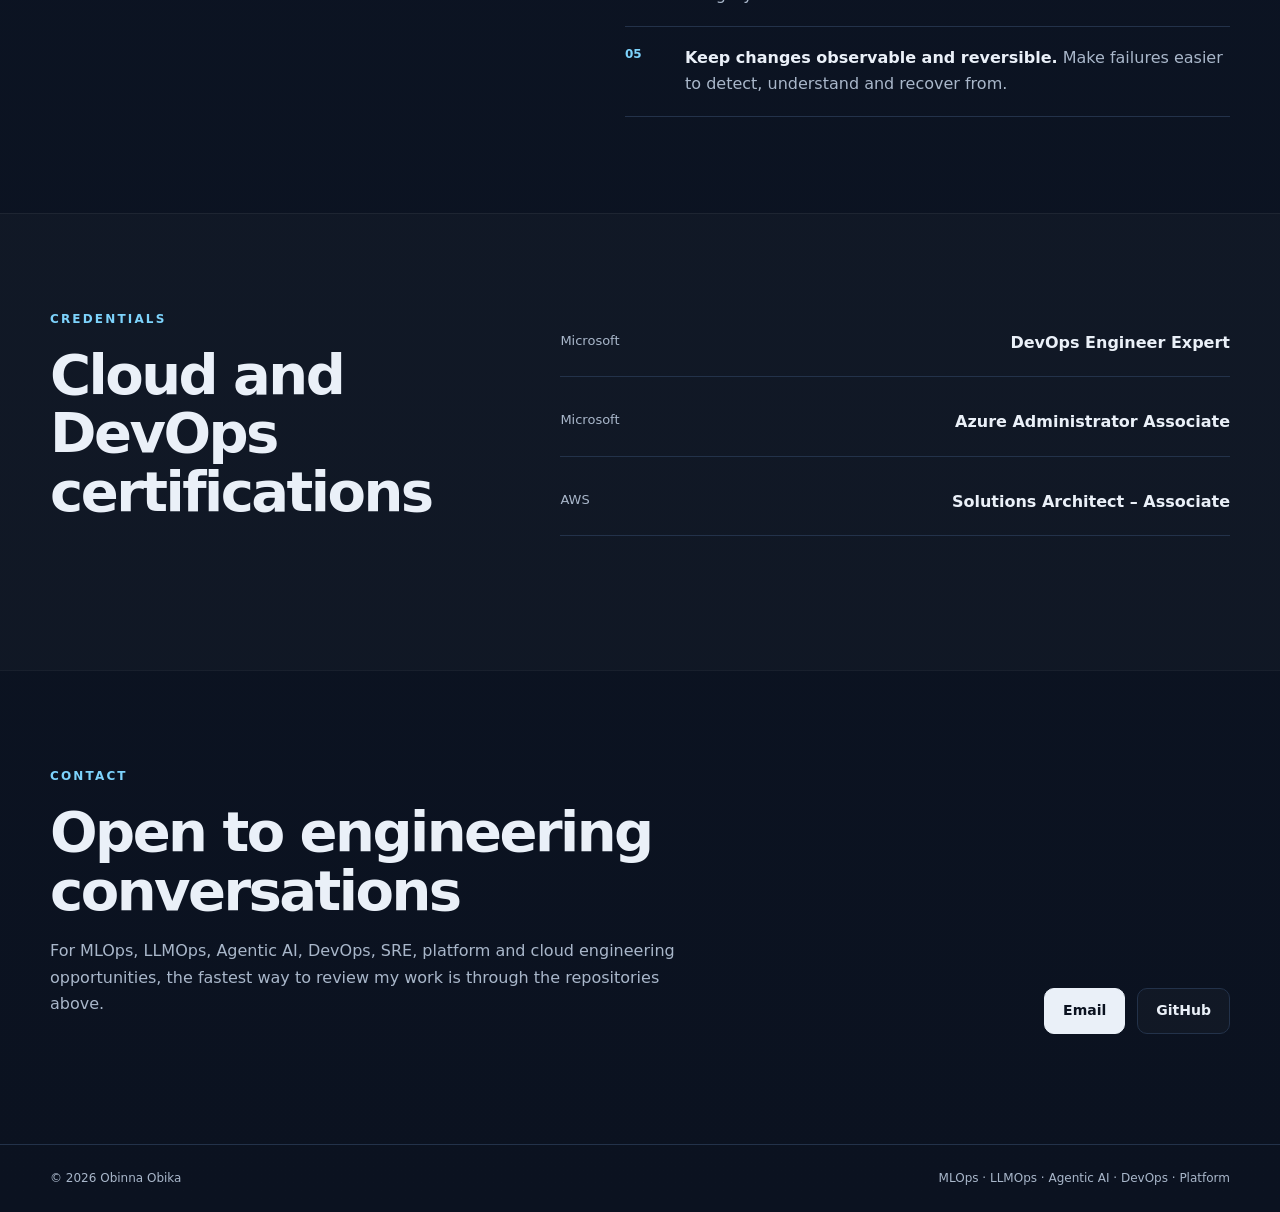
<file: docs/index.html>
<!doctype html>
<html lang="en">
<head>
  <meta charset="utf-8">
  <meta name="viewport" content="width=device-width, initial-scale=1">
  <meta name="description" content="Obinna Obika — MLOps, LLMOps, Agentic AI, DevOps and Platform Engineering portfolio.">
  <meta name="theme-color" content="#0b1220">
  <meta property="og:title" content="Obinna Obika | Engineering Portfolio">
  <meta property="og:description" content="MLOps, LLMOps and Agentic AI alongside DevOps, SRE and cloud platform engineering, with clearly scoped reference work and proposed AI projects.">
  <meta property="og:type" content="website">
  <title>Obinna Obika | Engineering Portfolio</title>
  <link rel="stylesheet" href="styles.css">
</head>
<body>
  <a class="skip-link" href="#main">Skip to content</a>

  <header class="site-header">
    <div class="container nav-wrap">
      <a class="brand" href="#top" aria-label="Obinna Obika home">OO</a>
      <nav class="nav" aria-label="Primary navigation">
        <a href="#work">Selected Work</a>
        <a href="#capabilities">Capabilities</a><a href="#experience">Experience</a>
        <a href="#principles">Approach</a>
        <a href="#credentials">Credentials</a>
        <a class="nav-cta" href="#contact">Contact</a>
      </nav>
    </div>
  </header>

  <main id="main">
    <section class="hero" id="top">
      <div class="container hero-grid">
        <div>
          <p class="eyebrow">MLOps · LLMOps · DevOps · Platform Engineering</p>
          <h1>Obinna Obika</h1>
          <p class="role-line">MLOps Engineer · LLMOps &amp; Agentic AI Engineer · DevOps &amp; Platform Engineer</p>
          <p class="hero-copy">I design and automate cloud platforms with an emphasis on reliability, security, repeatability, observability and developer experience. My work spans MLOps, LLMOps, RAG, evaluation and agentic workflows alongside infrastructure as code, Kubernetes, CI/CD, GitOps and SRE practices.</p>
          <div class="hero-actions">
            <a class="button primary" href="#work">View selected work</a>
            <a class="button secondary" href="https://github.com/obinna-obika-devops" target="_blank" rel="noopener">GitHub profile</a>
          </div>
        </div>
        <aside class="focus-card" aria-label="Engineering focus">
          <p class="card-kicker">Engineering focus</p>
          <div class="focus-list">
            <span>Cloud platforms</span>
            <span>Infrastructure as Code</span>
            <span>Kubernetes &amp; GitOps</span>
            <span>CI/CD automation</span>
            <span>Reliability engineering</span>
            <span>DevSecOps controls</span>
          </div>
          <p class="focus-note">AWS · Azure · GCP · Terraform · Kubernetes · Python · Prometheus</p>
        </aside>
      </div>
    </section>

    <section class="section" id="work">
      <div class="container">
        <div class="section-heading">
          <p class="eyebrow">Selected engineering work</p>
          <h2>Systems, controls and automation</h2>
          <p>These repositories contain engineering reference implementations and labs. Deployment requirements and implemented scope are documented in each repository; production usage is not implied.</p>
        </div>

        <div class="project-grid">
          <article class="project-card featured">
            <div class="project-topline"><span>Platform Engineering</span><span>01</span></div>
            <h3>Cloud Platform Engineering</h3>
            <p>Self-service cloud platform patterns combining AWS EKS, Terraform, Kubernetes, Helm, GitOps, workload identity, policy controls and Prometheus instrumentation.</p>
            <div class="tags"><span>AWS</span><span>EKS</span><span>Terraform</span><span>Argo CD</span><span>Prometheus</span></div>
            <a href="https://github.com/obinna-obika-devops/cloud-platform-engineering" target="_blank" rel="noopener">View repository <span aria-hidden="true">↗</span></a>
          </article>

          <article class="project-card">
            <div class="project-topline"><span>Infrastructure Delivery</span><span>02</span></div>
            <h3>Infrastructure GitOps Engineering</h3>
            <p>Infrastructure change-management workflow centered on Git, promotion controls, policy enforcement, drift detection, rollback planning and reproducible delivery.</p>
            <div class="tags"><span>Terraform</span><span>Kubernetes</span><span>Kustomize</span><span>OPA</span><span>Python</span></div>
            <a href="https://github.com/obinna-obika-devops/infrastructure-gitops-engineering" target="_blank" rel="noopener">View repository <span aria-hidden="true">↗</span></a>
          </article>

          <article class="project-card">
            <div class="project-topline"><span>Developer Platform</span><span>03</span></div>
            <h3>Platform Engineering Portal</h3>
            <p>Catalog-backed self-service planning API and CLI that turns developer requests into validated provisioning plans with policy and approval boundaries.</p>
            <div class="tags"><span>FastAPI</span><span>Python</span><span>Service Catalog</span><span>Golden Paths</span></div>
            <a href="https://github.com/obinna-obika-devops/platform-engineering-portal" target="_blank" rel="noopener">View repository <span aria-hidden="true">↗</span></a>
          </article>

          <article class="project-card">
            <div class="project-topline"><span>Reliability Engineering</span><span>04</span></div>
            <h3>SRE Reliability Engineering Lab</h3>
            <p>Reliability controls covering SLOs, telemetry, Prometheus rules, Kubernetes resilience, controlled fault injection, incident response and guarded remediation.</p>
            <div class="tags"><span>SRE</span><span>Prometheus</span><span>Kubernetes</span><span>Python</span><span>SLOs</span></div>
            <a href="https://github.com/obinna-obika-devops/sre-reliability-engineering-lab" target="_blank" rel="noopener">View repository <span aria-hidden="true">↗</span></a>
          </article>

          <article class="project-card">
            <div class="project-topline"><span>Software Supply Chain</span><span>05</span></div>
            <h3>DevSecOps Supply Chain Security</h3>
            <p>Defense-in-depth delivery controls spanning secrets, dependencies, IaC, containers, SBOMs, keyless signing, policy-as-code and Kubernetes admission.</p>
            <div class="tags"><span>Trivy</span><span>Checkov</span><span>Gitleaks</span><span>Cosign</span><span>Kyverno</span></div>
            <a href="https://github.com/obinna-obika-devops/devsecops-supply-chain-security" target="_blank" rel="noopener">View repository <span aria-hidden="true">↗</span></a>
          </article>

          <article class="project-card">
            <div class="project-topline"><span>Cloud Economics</span><span>06</span></div>
            <h3>Cloud FinOps Cost Optimization</h3>
            <p>Cloud cost engineering patterns for allocation, budgeting, forecasting, anomaly detection, rightsizing and governance using synthetic billing data.</p>
            <div class="tags"><span>AWS</span><span>Terraform</span><span>Python</span><span>FinOps</span><span>Analytics</span></div>
            <a href="https://github.com/obinna-obika-devops/cloud-finops-cost-optimization" target="_blank" rel="noopener">View repository <span aria-hidden="true">↗</span></a>
          </article>
        </div>
      </div>
    </section>

    <section class="section alt" id="capabilities">
      <div class="container">
        <div class="section-heading compact">
          <p class="eyebrow">Capabilities</p>
          <h2>Engineering across the delivery lifecycle</h2>
        </div>
        <div class="capability-grid"><div><h3>MLOps &amp; Model Lifecycle</h3><p>MLflow, Amazon SageMaker, experiment tracking, model registries, evaluation gates, model deployment and monitoring.</p></div><div><h3>LLMOps &amp; Agentic AI</h3><p>RAG, embeddings, vector search, prompt evaluation, MCP, n8n, Python APIs, OpenAI, Anthropic Claude, Gemini and Vertex AI.</p></div>
          <div><h3>Cloud &amp; Infrastructure</h3><p>AWS, Microsoft Azure, Google Cloud Platform, Terraform, Linux, networking, IAM and environment design.</p></div>
          <div><h3>Kubernetes &amp; GitOps</h3><p>Kubernetes, Helm, Argo CD, Kustomize, workload isolation, rollout controls, autoscaling and policy enforcement.</p></div>
          <div><h3>CI/CD &amp; Automation</h3><p>GitHub Actions, Jenkins, Python, Bash, automated validation, release controls and repeatable operational workflows.</p></div>
          <div><h3>SRE &amp; Observability</h3><p>Prometheus, Grafana, CloudWatch, SLOs, error budgets, alerting, incident response and recovery patterns.</p></div>
          <div><h3>Platform Engineering</h3><p>Internal developer platforms, golden paths, service catalogs, self-service workflows and developer experience.</p></div>
          <div><h3>Security Engineering</h3><p>Least privilege, RBAC, policy as code, image scanning, secrets detection, software supply-chain controls and signed artifacts.</p></div>
        </div>
      </div>
    </section>

<section class="section" id="ai-roadmap"><div class="container"><div class="section-heading"><p class="eyebrow">Proposed portfolio projects</p><h2>MLOps, LLMOps &amp; Agentic AI</h2><p>These planned projects reflect skills in my resumes. They do not yet represent completed public implementations, deployed systems or measured results.</p></div><div class="project-grid"><article class="project-card"><div class="project-topline"><span>MLOps · Proposal</span></div><h3>Model delivery &amp; monitoring lab</h3><p>Plan a Python workflow with MLflow tracking and registry, a SageMaker deployment option, CI evaluation gates, versioned artifacts and rollback. Completion requires runnable code, reproducible data, tests and a deployment guide.</p></article><article class="project-card"><div class="project-topline"><span>LLMOps · Proposal</span></div><h3>RAG evaluation &amp; delivery lab</h3><p>Plan document ingestion, embeddings, retrieval, cited answers and a versioned evaluation dataset. Completion requires application code, quality/latency/cost reports and documented failure cases.</p></article><article class="project-card"><div class="project-topline"><span>Agentic AI · Proposal</span></div><h3>Agentic operations lab</h3><p>Plan an MCP or n8n workflow with allowlisted tools, human approval for infrastructure changes, audit logs and recovery. Completion requires a runnable workflow and tests for denied actions and partial failures.</p></article></div><p>Professional AI experience in my resumes is separate from these public project proposals. <a href="https://case-studies.bilolomedia.com">Explore case studies</a>.</p></div></section>
<section class="section" id="experience"><div class="container"><div class="section-heading"><p class="eyebrow">Professional experience</p><h2>AI, cloud engineering and Agile delivery</h2><p>Experience summarized from my current MLOps and LLMOps resumes. Public reference implementations and proposed projects are listed separately.</p></div><div class="project-grid"><article class="project-card"><h3>Gen AI Cloud Engineer</h3><p><strong>FedEx Ground | Pompano Beach, FL | September 2022 – Present</strong></p><details><summary>Responsibilities and experience</summary><ul><li>Designed and implemented end-to-end MLOps and LLMOps pipelines integrating model development, automated testing, evaluation, deployment, monitoring, and lifecycle management across cloud environments.</li><li>Integrated MLOps tools such as MLflow and Amazon SageMaker to support experiment tracking, model versioning, model registry management, and controlled deployment workflows.</li><li>Designed, developed, and deployed Generative AI and Large Language Model (LLM) applications using Python, OpenAI, Anthropic Claude, Google Gemini, AWS, and Google Vertex AI to automate enterprise workflows and support AI-driven business solutions.</li><li>Designed and maintained automated CI/CD pipelines for AI/ML applications using GitHub Actions, Azure DevOps, Jenkins, and Terraform, integrating code validation, container builds, model evaluation, and production deployment.</li><li>Containerized and deployed AI/ML applications using Docker, Kubernetes, Azure Kubernetes Service (AKS), and Amazon EKS, supporting scalable model inference, workload orchestration, and high availability.</li><li>Developed Retrieval-Augmented Generation (RAG) solutions using document ingestion, text chunking, embeddings, vector databases, semantic search, and retrieval pipelines to improve enterprise knowledge retrieval and contextual AI responses.</li><li>Implemented prompt engineering, model evaluation, and automated testing frameworks to assess LLM response accuracy, relevance, latency, reliability, and cost before production deployment.</li><li>Developed Python-based AI services and REST APIs to support model inference, data processing, LLM orchestration, application integration, and automated operational workflows.</li><li>Developed observability and monitoring solutions using Prometheus, Grafana, Loki, Azure Monitor, and AWS CloudWatch to track model inference latency, API performance, application errors, resource utilization, and infrastructure health.</li><li>Built AI agents and agentic workflows using Model Context Protocol (MCP), n8n, function calling, and REST APIs to automate multi-step engineering and operational processes.</li><li>Automated cloud infrastructure provisioning and configuration using Terraform, Azure Bicep, and Infrastructure as Code (IaC) to establish reproducible development, testing, staging, and production environments.</li><li>Implemented GitOps-based deployment workflows using Argo CD and Helm to manage Kubernetes application releases, configuration updates, and rollback procedures.</li><li>Designed and managed cloud infrastructure across AWS, Microsoft Azure, and Google Cloud Platform (GCP), supporting AI application hosting, data processing, model inference, and enterprise cloud workloads.</li><li>Implemented secure AI/ML infrastructure using AWS IAM, Azure RBAC, Azure Key Vault, AWS Secrets Manager, private networking, and least-privilege access controls to protect model endpoints, credentials, and application data.</li><li>Applied Site Reliability Engineering (SRE) principles to AI/ML platforms, including proactive alerting, incident response, root cause analysis, autoscaling, capacity planning, and service reliability improvements.</li><li>Troubleshot production issues involving LLM applications, RAG retrieval pipelines, model-serving APIs, Kubernetes workloads, cloud networking, IAM permissions, and CI/CD deployment failures.</li><li>Collaborated with data scientists, AI engineers, software developers, and cloud infrastructure teams to streamline model deployment, improve platform reliability, and establish standardized MLOps and DevOps practices.</li></ul></details></article><article class="project-card"><h3>Cloud DevOps Engineer</h3><p><strong>Hertz Inc. | Fort Lauderdale, FL | July 2019 – August 2022</strong></p><details><summary>Responsibilities and experience</summary><ul><li>Designed, deployed, and maintained scalable AWS and Microsoft Azure cloud infrastructure to support enterprise applications, development environments, and production workloads.</li><li>Built and maintained CI/CD pipelines using Jenkins, Azure DevOps, Git, and GitHub to automate application builds, testing, deployments, and release management.</li><li>Automated cloud infrastructure provisioning and configuration management using Terraform and Infrastructure as Code (IaC), improving deployment consistency and reducing manual intervention.</li><li>Developed Python and Bash automation scripts for infrastructure provisioning, system health checks, configuration validation, deployment operations, and routine maintenance.</li><li>Supported containerized application deployments using Docker and Kubernetes, assisting with application scalability, workload orchestration, and deployment reliability.</li><li>Designed and maintained secure hybrid cloud connectivity using Site-to-Site VPN, Azure ExpressRoute, and AWS Direct Connect, supporting enterprise cloud migration and integration initiatives.</li><li>Configured and managed cloud networking components, including AWS VPCs, Azure Virtual Networks, subnets, routing tables, security groups, load balancers, and DNS services.</li><li>Implemented infrastructure and application monitoring using Grafana, Nagios, and cloud-native monitoring tools to track system availability, application performance, and infrastructure utilization.</li><li>Supported DevOps release management processes, including deployment validation, environment configuration, troubleshooting, and rollback procedures.</li><li>Implemented cloud security practices using AWS IAM, Azure RBAC, access controls, and secure configuration management to protect infrastructure and applications.</li><li>Participated in production incident response, root cause analysis, backup and recovery operations, and infrastructure troubleshooting to improve service reliability.</li><li>Developed technical documentation, operational runbooks, architecture diagrams, deployment procedures, and incident reports to support engineering operations and knowledge sharing.</li><li>Collaborated with software development, infrastructure, networking, and security teams to improve deployment automation, troubleshoot production issues, and maintain reliable cloud environments.</li></ul></details></article><article class="project-card"><h3>Scrum Master</h3><p><strong>Venture Forwarding Inc. | Miami, FL | August 2015 – April 2019</strong></p><details><summary>Responsibilities and experience</summary><ul><li>Facilitated Agile Scrum ceremonies, including Daily Stand-ups, Sprint Planning, Sprint Reviews, Sprint Retrospectives, and Backlog Refinement to support efficient software development and delivery.</li><li>Collaborated with software developers, DevOps engineers, QA teams, Product Owners, and stakeholders to coordinate application development, testing, infrastructure changes, and production releases.</li><li>Supported Agile software delivery and DevOps practices by coordinating CI/CD activities, deployment schedules, release planning, and cross-functional technical dependencies.</li><li>Managed sprint backlogs, user stories, acceptance criteria, and delivery priorities using Jira and Confluence to maintain alignment with business requirements and engineering objectives.</li><li>Monitored sprint velocity, burndown charts, cycle time, and delivery metrics to identify bottlenecks, improve workflow efficiency, and strengthen delivery predictability.</li><li>Facilitated collaboration between development, infrastructure, and operations teams to resolve technical blockers, manage dependencies, and improve application release readiness.</li><li>Promoted continuous integration, automated testing, and continuous delivery practices by helping engineering teams incorporate DevOps activities into Agile sprint planning.</li><li>Coordinated production release readiness, change management activities, risk assessments, and post-release reviews to support stable application deployments.</li><li>Conducted sprint retrospectives, identified process inefficiencies, and implemented continuous improvement initiatives to strengthen team productivity, software quality, and operational efficiency.</li><li>Maintained Agile project documentation, sprint reports, delivery dashboards, and stakeholder communications to ensure transparency, accountability, and consistent project execution.</li></ul></details></article></div></div></section><section class="section" id="education"><div class="container"><h2>Education</h2><p>Associate of Science (A.S.) in Applied Technology · Universal Technical Institute, Miramar, FL</p><p>Bachelor of Arts (B.A.) · Lagos State University, Nigeria</p></div></section>    <section class="section" id="principles">
      <div class="container split">
        <div class="section-heading compact">
          <p class="eyebrow">Engineering approach</p>
          <h2>Operational discipline built into delivery</h2>
          <p>I prefer systems where the safe path is also the easy path: changes are versioned, validated early, observable after release and reversible when needed.</p>
        </div>
        <div class="principles">
          <div><span>01</span><p><strong>Automate repeatable work.</strong> Reduce operational toil and remove avoidable manual steps.</p></div>
          <div><span>02</span><p><strong>Treat infrastructure as software.</strong> Version, validate and review infrastructure changes.</p></div>
          <div><span>03</span><p><strong>Design for failure.</strong> Use health checks, SLOs, fault testing and documented recovery paths.</p></div>
          <div><span>04</span><p><strong>Build security into delivery.</strong> Enforce identity, policy and artifact integrity before runtime.</p></div>
          <div><span>05</span><p><strong>Keep changes observable and reversible.</strong> Make failures easier to detect, understand and recover from.</p></div>
        </div>
      </div>
    </section>

    <section class="section alt" id="credentials">
      <div class="container credentials-wrap">
        <div class="section-heading compact">
          <p class="eyebrow">Credentials</p>
          <h2>Cloud and DevOps certifications</h2>
        </div>
        <div class="credential-grid">
          <div class="credential"><span>Microsoft</span><strong>DevOps Engineer Expert</strong></div>
          <div class="credential"><span>Microsoft</span><strong>Azure Administrator Associate</strong></div>
          <div class="credential"><span>AWS</span><strong>Solutions Architect – Associate</strong></div>
        </div>
      </div>
    </section>

    <section class="section contact" id="contact">
      <div class="container contact-grid">
        <div>
          <p class="eyebrow">Contact</p>
          <h2>Open to engineering conversations</h2>
          <p>For MLOps, LLMOps, Agentic AI, DevOps, SRE, platform and cloud engineering opportunities, the fastest way to review my work is through the repositories above.</p>
        </div>
        <div class="contact-actions">
          <a class="button primary" href="mailto:bilolo74@gmail.com">Email</a>
          <a class="button secondary" href="https://github.com/obinna-obika-devops" target="_blank" rel="noopener">GitHub</a>
        </div>
      </div>
    </section>
  </main>

  <footer>
    <div class="container footer-wrap">
      <span>© <span id="year"></span> Obinna Obika</span>
      <span>MLOps · LLMOps · Agentic AI · DevOps · Platform</span>
    </div>
  </footer>

  <script src="script.js"></script>
</body>
</html>
</file>
<file: styles.css>
:root{--bg:#0b1220;--bg2:#0f1a2d;--panel:#131f34;--text:#eaf0f8;--muted:#a9b7ca;--line:#23324a;--accent:#7dd3fc;--accent2:#c4b5fd;--max:1180px;--shadow:0 24px 60px rgba(0,0,0,.22)}*{box-sizing:border-box}html{scroll-behavior:smooth}body{margin:0;background:linear-gradient(180deg,#0b1220 0%,#0d1626 55%,#0b1220 100%);color:var(--text);font-family:Inter,ui-sans-serif,system-ui,-apple-system,BlinkMacSystemFont,"Segoe UI",sans-serif;line-height:1.65}a{color:inherit;text-decoration:none}.container{width:min(calc(100% - 40px),var(--max));margin:auto}.skip-link{position:absolute;left:-9999px;top:0}.skip-link:focus{left:16px;top:16px;background:#fff;color:#000;padding:10px 14px;border-radius:8px;z-index:100}.site-header{position:sticky;top:0;z-index:20;background:rgba(11,18,32,.82);backdrop-filter:blur(16px);border-bottom:1px solid rgba(255,255,255,.06)}.nav-wrap{height:72px;display:flex;align-items:center;justify-content:space-between}.brand{display:grid;place-items:center;width:40px;height:40px;border:1px solid var(--line);border-radius:12px;font-weight:800;letter-spacing:-.04em;background:linear-gradient(145deg,#172640,#0f1a2d)}.nav{display:flex;gap:26px;align-items:center;color:var(--muted);font-size:14px}.nav a:hover{color:var(--text)}.nav-cta{border:1px solid var(--line);padding:8px 13px;border-radius:9px}.hero{padding:112px 0 96px}.hero-grid{display:grid;grid-template-columns:minmax(0,1.55fr) minmax(280px,.75fr);gap:64px;align-items:center}.eyebrow{text-transform:uppercase;letter-spacing:.18em;font-size:12px;font-weight:800;color:var(--accent);margin:0 0 16px}h1{font-size:clamp(52px,8vw,92px);line-height:.96;letter-spacing:-.055em;margin:0 0 24px}h2{font-size:clamp(34px,5vw,56px);line-height:1.05;letter-spacing:-.045em;margin:0 0 18px}h3{font-size:21px;line-height:1.25;letter-spacing:-.025em;margin:0 0 12px}.role-line{font-size:20px;line-height:1.45;max-width:780px;margin:0 0 22px;color:#d9e4f2}.hero-copy{font-size:17px;max-width:760px;color:var(--muted);margin:0}.hero-actions,.contact-actions{display:flex;gap:12px;flex-wrap:wrap;margin-top:34px}.button{display:inline-flex;align-items:center;justify-content:center;min-height:46px;padding:0 18px;border-radius:10px;font-weight:750;font-size:14px;border:1px solid var(--line);transition:.2s ease}.button:hover{transform:translateY(-1px)}.button.primary{background:var(--text);color:#0b1220;border-color:var(--text)}.button.secondary{background:rgba(255,255,255,.025)}.focus-card{border:1px solid var(--line);border-radius:20px;padding:28px;background:linear-gradient(145deg,rgba(255,255,255,.045),rgba(255,255,255,.018));box-shadow:var(--shadow)}.card-kicker{font-size:12px;text-transform:uppercase;letter-spacing:.16em;color:var(--muted);font-weight:800;margin:0 0 20px}.focus-list{display:grid;gap:0}.focus-list span{padding:10px 0;border-bottom:1px solid var(--line);font-weight:650}.focus-note{color:var(--muted);font-size:13px;margin:20px 0 0}.section{padding:96px 0;border-top:1px solid rgba(255,255,255,.055)}.section.alt{background:rgba(255,255,255,.018)}.section-heading{max-width:780px;margin-bottom:42px}.section-heading p:not(.eyebrow){color:var(--muted);font-size:17px;margin:0}.section-heading.compact{margin-bottom:34px}.project-grid{display:grid;grid-template-columns:repeat(2,minmax(0,1fr));gap:18px}.project-card{display:flex;flex-direction:column;min-height:340px;padding:28px;border:1px solid var(--line);border-radius:18px;background:rgba(19,31,52,.68);transition:.2s ease}.project-card:hover{transform:translateY(-3px);border-color:#35506f;background:rgba(19,31,52,.92)}.project-card.featured{background:linear-gradient(145deg,rgba(125,211,252,.08),rgba(196,181,253,.05))}.project-topline{display:flex;justify-content:space-between;gap:16px;color:var(--muted);font-size:11px;font-weight:800;text-transform:uppercase;letter-spacing:.13em;margin-bottom:28px}.project-card p{color:var(--muted);margin:0 0 20px}.project-card>a{margin-top:auto;font-size:14px;font-weight:800;color:var(--accent)}.tags{display:flex;flex-wrap:wrap;gap:7px;margin:0 0 28px}.tags span{font-size:11px;padding:5px 8px;border:1px solid var(--line);border-radius:999px;color:#c8d5e5;background:rgba(255,255,255,.025)}.capability-grid{display:grid;grid-template-columns:repeat(3,minmax(0,1fr));gap:16px}.capability-grid>div{padding:24px;border-top:1px solid var(--line)}.capability-grid p{margin:0;color:var(--muted)}.split{display:grid;grid-template-columns:minmax(0,.9fr) minmax(0,1.1fr);gap:80px;align-items:start}.principles{display:grid}.principles>div{display:grid;grid-template-columns:44px 1fr;gap:16px;padding:18px 0;border-bottom:1px solid var(--line)}.principles span{color:var(--accent);font-size:12px;font-weight:800}.principles p{margin:0;color:var(--muted)}.principles strong{color:var(--text)}.credentials-wrap{display:grid;grid-template-columns:.8fr 1.2fr;gap:64px;align-items:start}.credential-grid{display:grid;gap:12px}.credential{display:flex;justify-content:space-between;gap:20px;padding:20px 0;border-bottom:1px solid var(--line)}.credential span{color:var(--muted);font-size:13px}.credential strong{text-align:right}.contact{padding-bottom:110px}.contact-grid{display:grid;grid-template-columns:1.3fr .7fr;gap:60px;align-items:end}.contact-grid p:not(.eyebrow){color:var(--muted);max-width:660px}.contact-actions{justify-content:flex-end;margin:0}footer{border-top:1px solid var(--line);padding:24px 0;color:var(--muted);font-size:12px}.footer-wrap{display:flex;justify-content:space-between;gap:20px;flex-wrap:wrap}@media(max-width:900px){.nav{gap:15px}.nav a:not(.nav-cta){display:none}.hero{padding:84px 0 72px}.hero-grid,.split,.credentials-wrap,.contact-grid{grid-template-columns:1fr;gap:36px}.project-grid{grid-template-columns:1fr}.capability-grid{grid-template-columns:repeat(2,minmax(0,1fr))}.contact-actions{justify-content:flex-start}}@media(max-width:600px){.container{width:min(calc(100% - 28px),var(--max))}.hero{padding-top:68px}h1{font-size:52px}.role-line{font-size:17px}.section{padding:72px 0}.capability-grid{grid-template-columns:1fr}.capability-grid>div{padding:20px 0}.project-card{padding:22px;min-height:0}.credential{flex-direction:column;gap:4px}.credential strong{text-align:left}.footer-wrap{flex-direction:column}.focus-card{padding:22px}}@media(prefers-reduced-motion:reduce){html{scroll-behavior:auto}*{transition:none!important}}
</file>
<file: docs/styles.css>
:root{--bg:#0b1220;--bg2:#0f1a2d;--panel:#131f34;--text:#eaf0f8;--muted:#a9b7ca;--line:#23324a;--accent:#7dd3fc;--accent2:#c4b5fd;--max:1180px;--shadow:0 24px 60px rgba(0,0,0,.22)}*{box-sizing:border-box}html{scroll-behavior:smooth}body{margin:0;background:linear-gradient(180deg,#0b1220 0%,#0d1626 55%,#0b1220 100%);color:var(--text);font-family:Inter,ui-sans-serif,system-ui,-apple-system,BlinkMacSystemFont,"Segoe UI",sans-serif;line-height:1.65}a{color:inherit;text-decoration:none}.container{width:min(calc(100% - 40px),var(--max));margin:auto}.skip-link{position:absolute;left:-9999px;top:0}.skip-link:focus{left:16px;top:16px;background:#fff;color:#000;padding:10px 14px;border-radius:8px;z-index:100}.site-header{position:sticky;top:0;z-index:20;background:rgba(11,18,32,.82);backdrop-filter:blur(16px);border-bottom:1px solid rgba(255,255,255,.06)}.nav-wrap{height:72px;display:flex;align-items:center;justify-content:space-between}.brand{display:grid;place-items:center;width:40px;height:40px;border:1px solid var(--line);border-radius:12px;font-weight:800;letter-spacing:-.04em;background:linear-gradient(145deg,#172640,#0f1a2d)}.nav{display:flex;gap:26px;align-items:center;color:var(--muted);font-size:14px}.nav a:hover{color:var(--text)}.nav-cta{border:1px solid var(--line);padding:8px 13px;border-radius:9px}.hero{padding:112px 0 96px}.hero-grid{display:grid;grid-template-columns:minmax(0,1.55fr) minmax(280px,.75fr);gap:64px;align-items:center}.eyebrow{text-transform:uppercase;letter-spacing:.18em;font-size:12px;font-weight:800;color:var(--accent);margin:0 0 16px}h1{font-size:clamp(52px,8vw,92px);line-height:.96;letter-spacing:-.055em;margin:0 0 24px}h2{font-size:clamp(34px,5vw,56px);line-height:1.05;letter-spacing:-.045em;margin:0 0 18px}h3{font-size:21px;line-height:1.25;letter-spacing:-.025em;margin:0 0 12px}.role-line{font-size:20px;line-height:1.45;max-width:780px;margin:0 0 22px;color:#d9e4f2}.hero-copy{font-size:17px;max-width:760px;color:var(--muted);margin:0}.hero-actions,.contact-actions{display:flex;gap:12px;flex-wrap:wrap;margin-top:34px}.button{display:inline-flex;align-items:center;justify-content:center;min-height:46px;padding:0 18px;border-radius:10px;font-weight:750;font-size:14px;border:1px solid var(--line);transition:.2s ease}.button:hover{transform:translateY(-1px)}.button.primary{background:var(--text);color:#0b1220;border-color:var(--text)}.button.secondary{background:rgba(255,255,255,.025)}.focus-card{border:1px solid var(--line);border-radius:20px;padding:28px;background:linear-gradient(145deg,rgba(255,255,255,.045),rgba(255,255,255,.018));box-shadow:var(--shadow)}.card-kicker{font-size:12px;text-transform:uppercase;letter-spacing:.16em;color:var(--muted);font-weight:800;margin:0 0 20px}.focus-list{display:grid;gap:0}.focus-list span{padding:10px 0;border-bottom:1px solid var(--line);font-weight:650}.focus-note{color:var(--muted);font-size:13px;margin:20px 0 0}.section{padding:96px 0;border-top:1px solid rgba(255,255,255,.055)}.section.alt{background:rgba(255,255,255,.018)}.section-heading{max-width:780px;margin-bottom:42px}.section-heading p:not(.eyebrow){color:var(--muted);font-size:17px;margin:0}.section-heading.compact{margin-bottom:34px}.project-grid{display:grid;grid-template-columns:repeat(2,minmax(0,1fr));gap:18px}.project-card{display:flex;flex-direction:column;min-height:340px;padding:28px;border:1px solid var(--line);border-radius:18px;background:rgba(19,31,52,.68);transition:.2s ease}.project-card:hover{transform:translateY(-3px);border-color:#35506f;background:rgba(19,31,52,.92)}.project-card.featured{background:linear-gradient(145deg,rgba(125,211,252,.08),rgba(196,181,253,.05))}.project-topline{display:flex;justify-content:space-between;gap:16px;color:var(--muted);font-size:11px;font-weight:800;text-transform:uppercase;letter-spacing:.13em;margin-bottom:28px}.project-card p{color:var(--muted);margin:0 0 20px}.project-card>a{margin-top:auto;font-size:14px;font-weight:800;color:var(--accent)}.tags{display:flex;flex-wrap:wrap;gap:7px;margin:0 0 28px}.tags span{font-size:11px;padding:5px 8px;border:1px solid var(--line);border-radius:999px;color:#c8d5e5;background:rgba(255,255,255,.025)}.capability-grid{display:grid;grid-template-columns:repeat(3,minmax(0,1fr));gap:16px}.capability-grid>div{padding:24px;border-top:1px solid var(--line)}.capability-grid p{margin:0;color:var(--muted)}.split{display:grid;grid-template-columns:minmax(0,.9fr) minmax(0,1.1fr);gap:80px;align-items:start}.principles{display:grid}.principles>div{display:grid;grid-template-columns:44px 1fr;gap:16px;padding:18px 0;border-bottom:1px solid var(--line)}.principles span{color:var(--accent);font-size:12px;font-weight:800}.principles p{margin:0;color:var(--muted)}.principles strong{color:var(--text)}.credentials-wrap{display:grid;grid-template-columns:.8fr 1.2fr;gap:64px;align-items:start}.credential-grid{display:grid;gap:12px}.credential{display:flex;justify-content:space-between;gap:20px;padding:20px 0;border-bottom:1px solid var(--line)}.credential span{color:var(--muted);font-size:13px}.credential strong{text-align:right}.contact{padding-bottom:110px}.contact-grid{display:grid;grid-template-columns:1.3fr .7fr;gap:60px;align-items:end}.contact-grid p:not(.eyebrow){color:var(--muted);max-width:660px}.contact-actions{justify-content:flex-end;margin:0}footer{border-top:1px solid var(--line);padding:24px 0;color:var(--muted);font-size:12px}.footer-wrap{display:flex;justify-content:space-between;gap:20px;flex-wrap:wrap}@media(max-width:900px){.nav{gap:15px}.nav a:not(.nav-cta){display:none}.hero{padding:84px 0 72px}.hero-grid,.split,.credentials-wrap,.contact-grid{grid-template-columns:1fr;gap:36px}.project-grid{grid-template-columns:1fr}.capability-grid{grid-template-columns:repeat(2,minmax(0,1fr))}.contact-actions{justify-content:flex-start}}@media(max-width:600px){.container{width:min(calc(100% - 28px),var(--max))}.hero{padding-top:68px}h1{font-size:52px}.role-line{font-size:17px}.section{padding:72px 0}.capability-grid{grid-template-columns:1fr}.capability-grid>div{padding:20px 0}.project-card{padding:22px;min-height:0}.credential{flex-direction:column;gap:4px}.credential strong{text-align:left}.footer-wrap{flex-direction:column}.focus-card{padding:22px}}@media(prefers-reduced-motion:reduce){html{scroll-behavior:auto}*{transition:none!important}}
</file>
